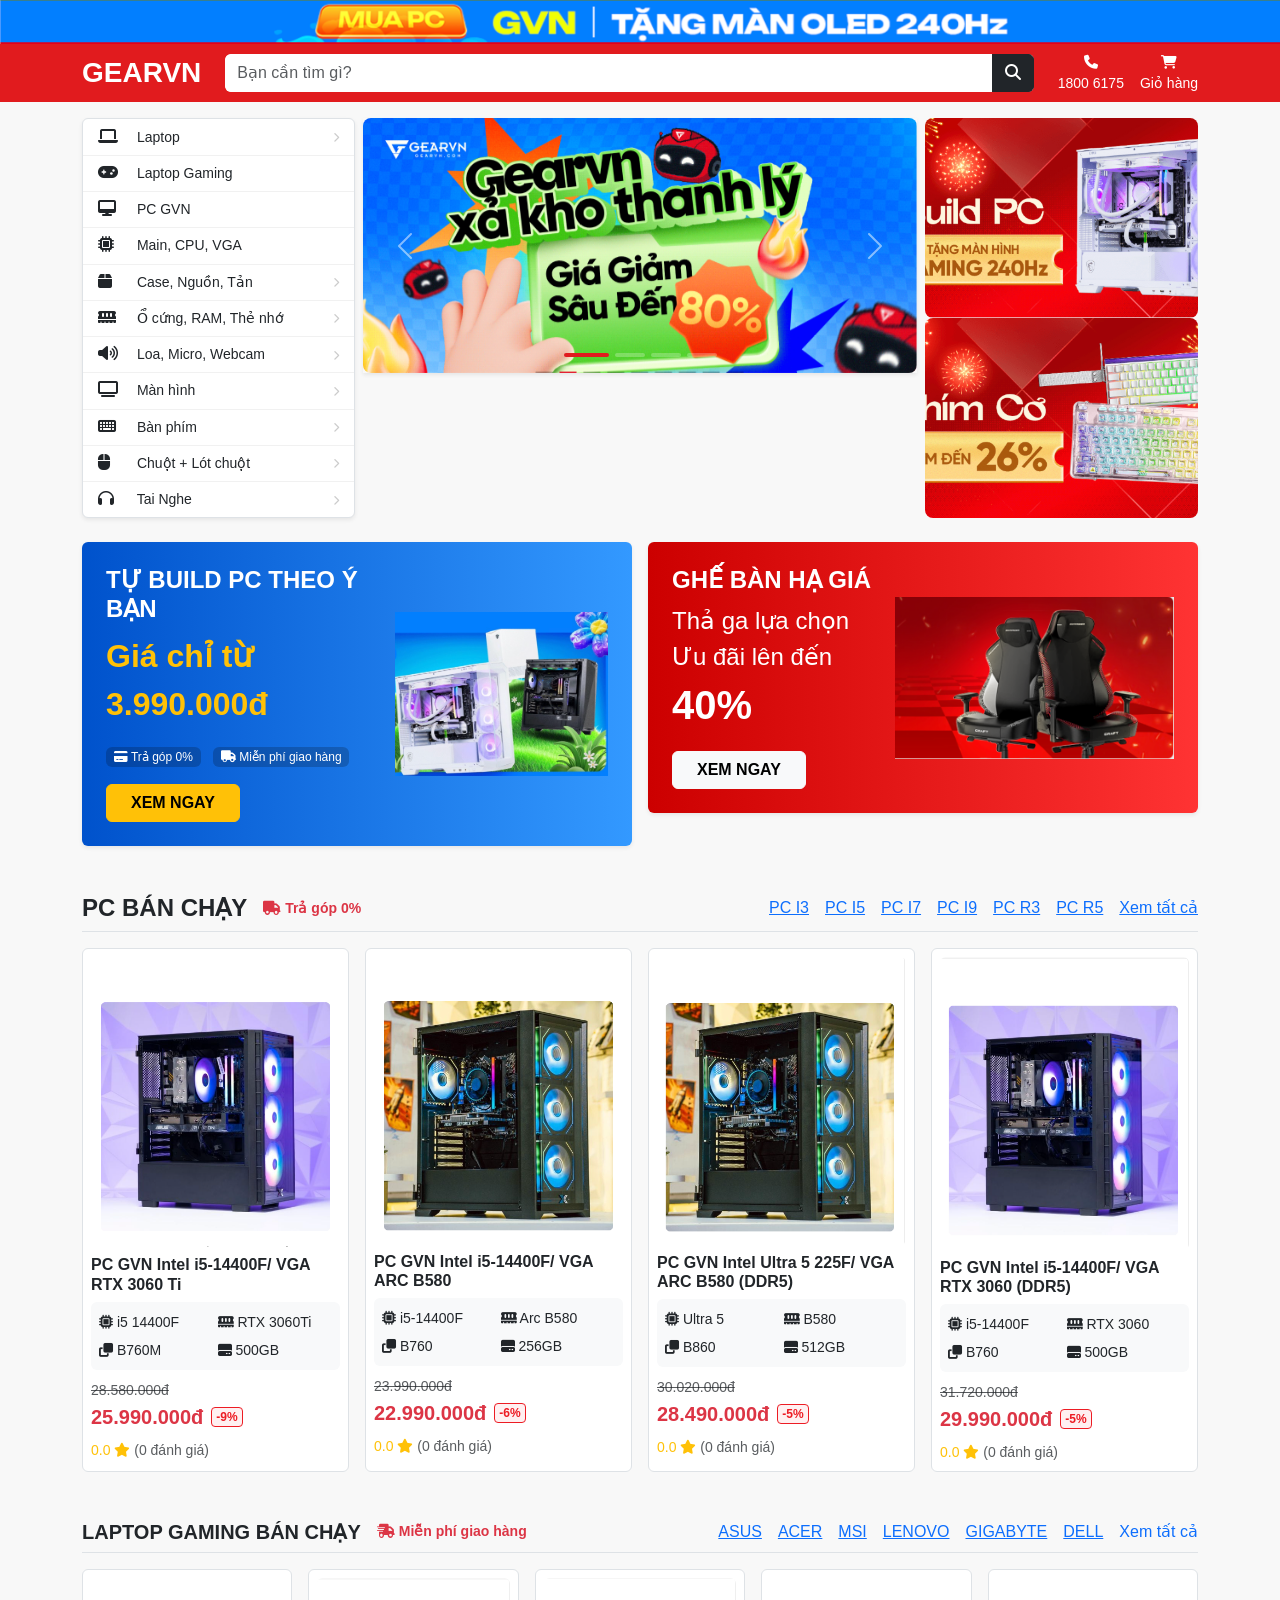
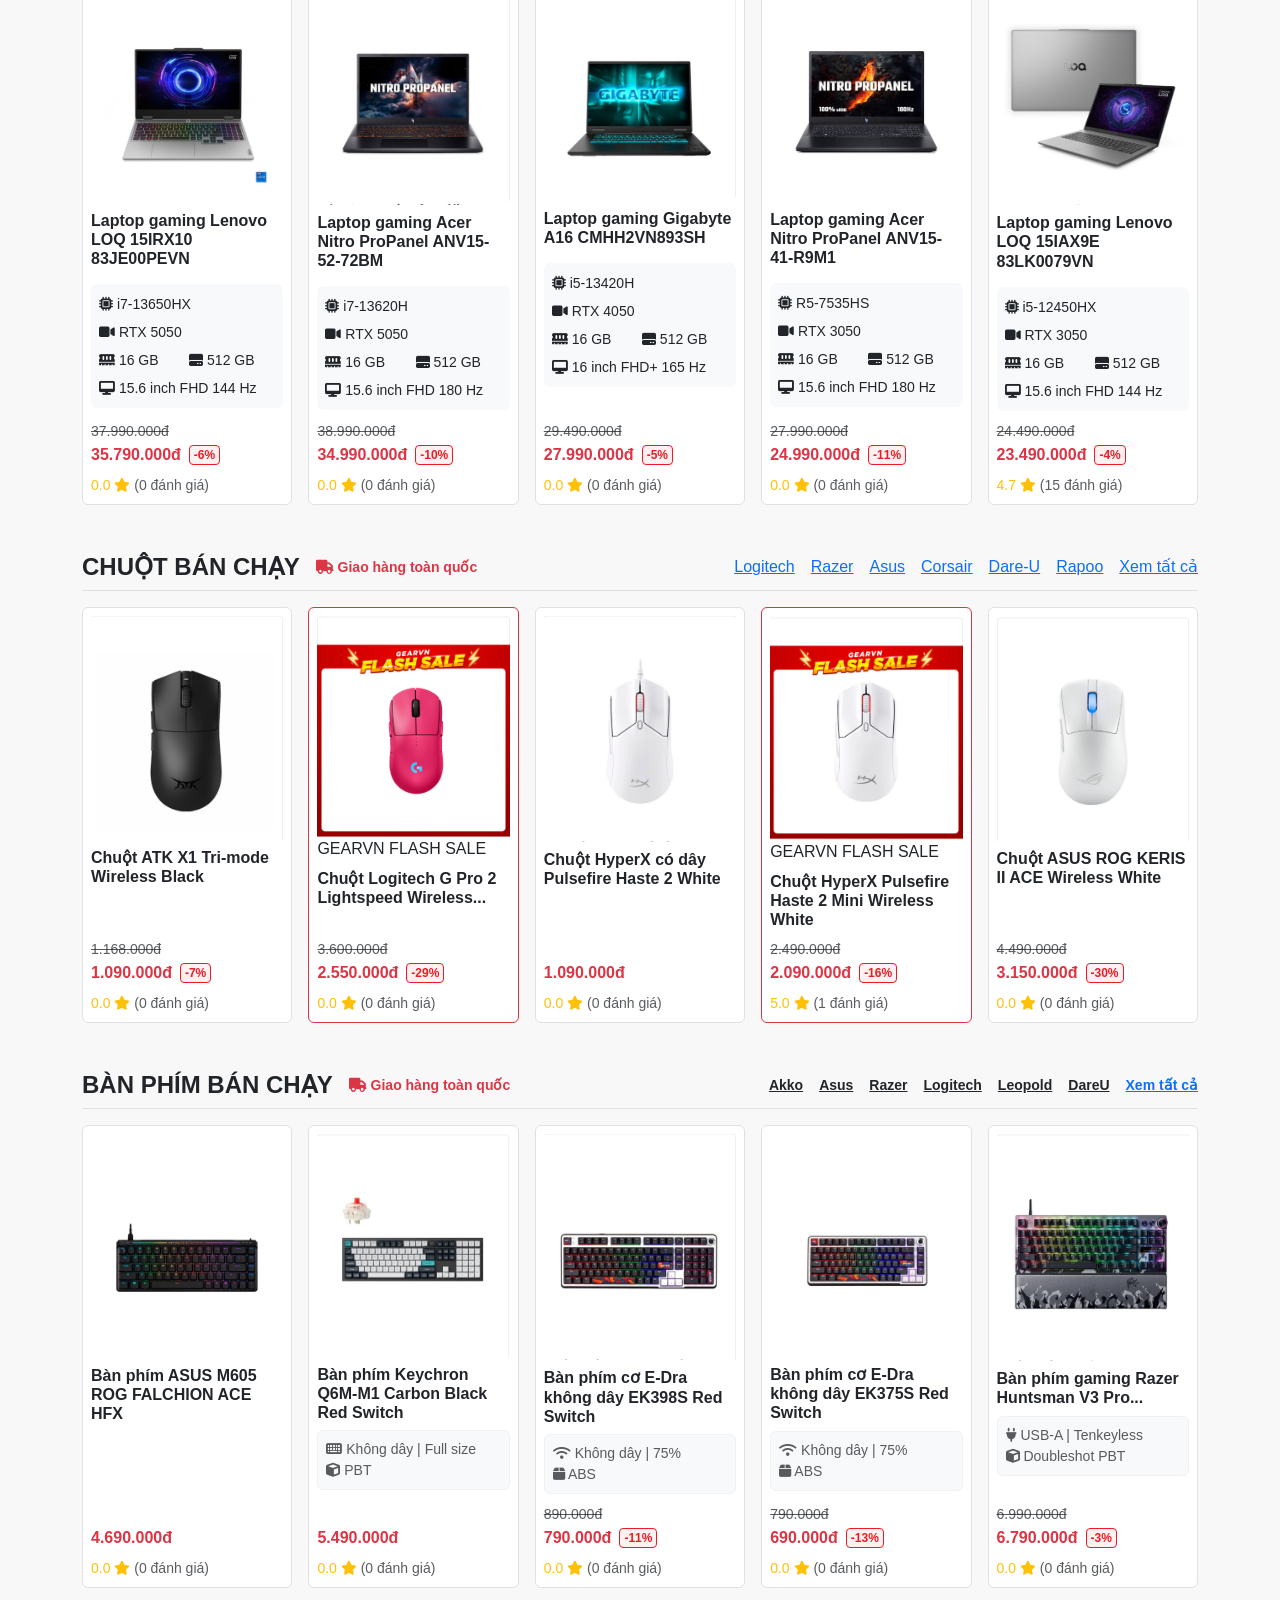
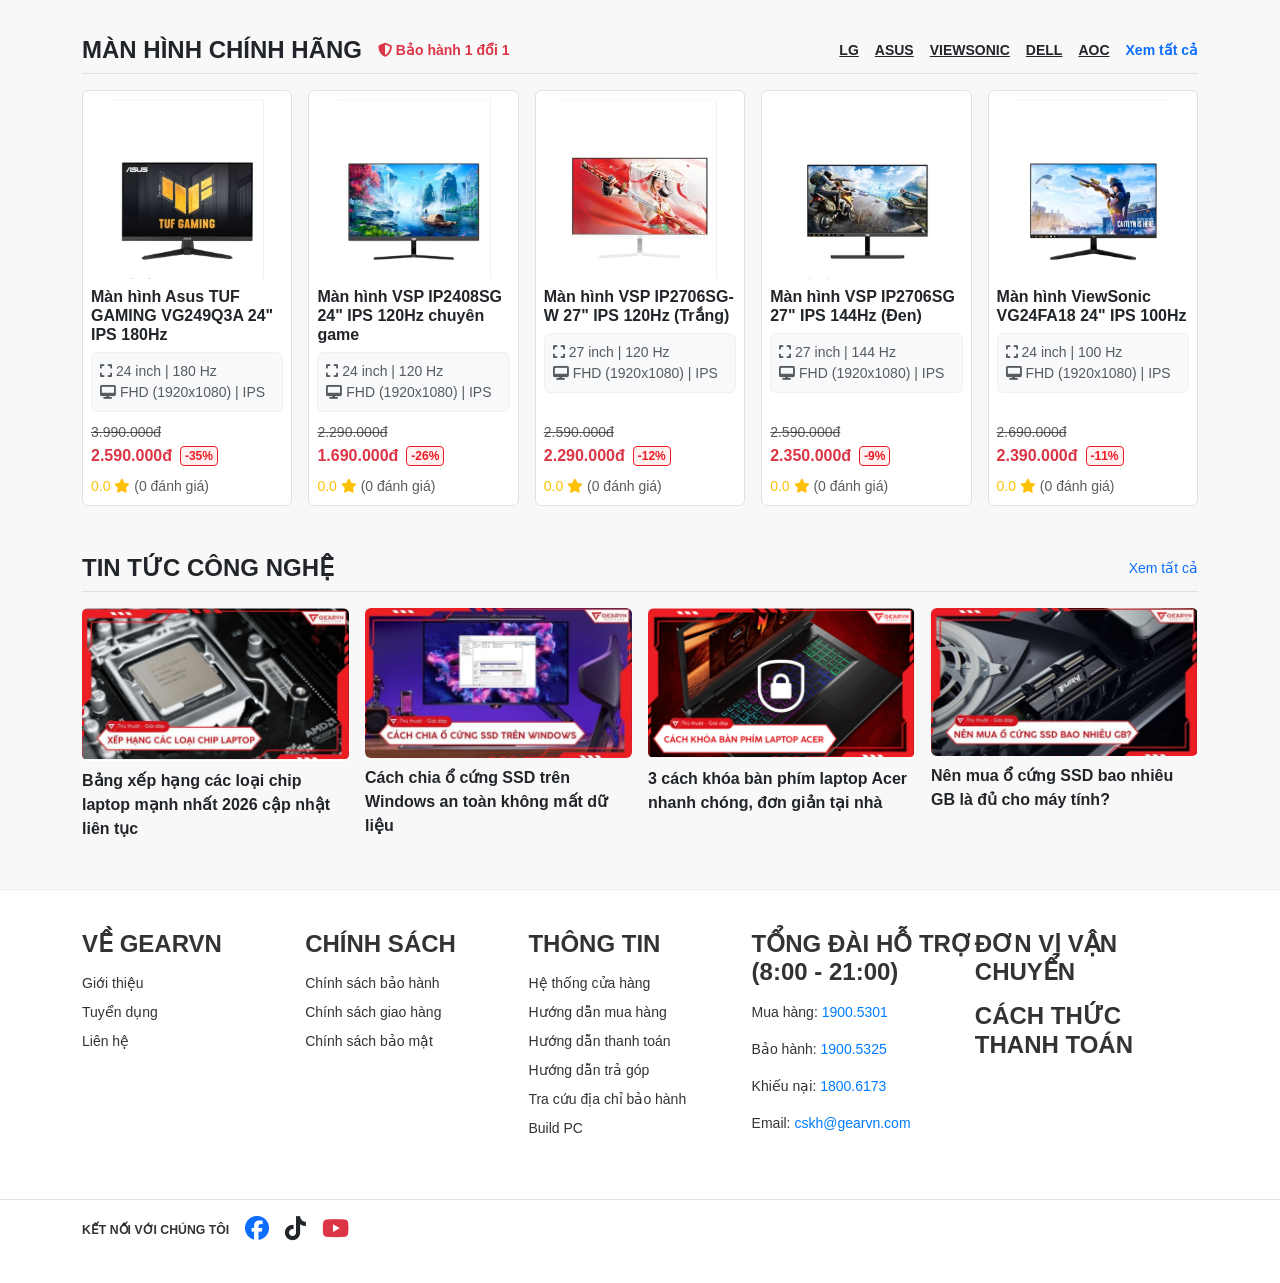
<file: index.html>
<!DOCTYPE html>
<html lang="vi">
<head>
    <meta charset="UTF-8">
    <meta name="viewport" content="width=device-width, initial-scale=1.0">
    <title>GearVN Clone - PC Gaming & Laptop</title>
    <link href="https://cdn.jsdelivr.net/npm/bootstrap@5.3.0/dist/css/bootstrap.min.css" rel="stylesheet">
    <link rel="stylesheet" href="https://cdnjs.cloudflare.com/ajax/libs/font-awesome/6.5.1/css/all.min.css">
    <link rel="stylesheet" href="Gear.css">
</head>
<body>

    <header>
        <div class="top-banner">
            <img src="banner-top.png" alt="Khuyến mãi" class="w-100">
        </div>
        <nav class="main-header py-2">
            <div class="container d-flex align-items-center justify-content-between">
                <div class="logo fw-bold fs-3 text-white">GEARVN</div>
                <div class="search-bar d-flex flex-grow-1 mx-4 bg-white rounded overflow-hidden">
                    <input type="text" class="form-control border-0" placeholder="Bạn cần tìm gì?">
                    <button class="btn btn-dark rounded-0"><i class="fa-solid fa-magnifying-glass"></i></button>
                </div>
                <div class="header-icons d-flex text-white gap-3">
                    <div class="item small text-center"><i class="fa-solid fa-phone"></i><br>1800 6175</div>
                    <div class="item small text-center"><i class="fa-solid fa-cart-shopping"></i><br>Giỏ hàng</div>
                </div>
            </div>
        </nav>
    </header>

    <main class="container mt-3">
    <div class="row g-2">
        <div class="col-md-3">
    <nav class="mega-menu bg-white rounded shadow-sm border">
        <ul class="list-unstyled mb-0">
            <li class="menu-item">
    <span><i class="fa-solid fa-laptop"></i> Laptop</span>
    <i class="fa-solid fa-chevron-right"></i>
    
    <div class="submenu shadow-sm border">
        <div class="row w-100">
            <div class="col-md-3">
                <h6 class="fw-bold text-danger">Thương hiệu</h6>
                <ul class="list-unstyled">
                    <li>ASUS</li>
                    <li>ACER</li>
                    <li>MSI</li>
                    <li>DELL</li>
                </ul>
            </div>
            <div class="col-md-3">
                <h6 class="fw-bold text-danger">Giá bán</h6>
                <ul class="list-unstyled">
                    <li>Dưới 15 triệu</li>
                    <li>Từ 15 - 20 triệu</li>
                    <li>Trên 20 triệu</li>
                </ul>
            </div>
            <div class="col-md-6">
                 <h6 class="fw-bold text-danger">Nhu cầu sử dụng</h6>
                 <ul class="list-unstyled">
                    <li>Đồ họa - Studio</li>
                    <li>Học sinh - Sinh viên</li>
                </ul>
            </div>
        </div>
    </div>
</li>
            <li class="menu-item">
                <span><i class="fa-solid fa-gamepad"></i> Laptop Gaming</span>
                <div class="submenu">
    <div class="row w-100">
        <div class="col-md-2">
            <h6 class="text-danger fw-bold">Thương hiệu</h6>
            <ul class="list-unstyled menu-link">
                <li>ACER / PREDATOR</li>
                <li>ASUS / ROG</li>
                <li>MSI</li>
                <li>LENOVO</li>
                <li>DELL</li>
            </ul>
        </div>
        <div class="col-md-2">
            <h6 class="text-danger fw-bold">Giá bán</h6>
            <ul class="list-unstyled menu-link">
                <li>Dưới 20 triệu</li>
                <li>Từ 20 đến 25 triệu</li>
                <li>Gaming RTX 50 Series</li>
            </ul>
        </div>
        <div class="col-md-2">
            <h6 class="text-danger fw-bold">ACER | PREDATOR</h6>
            <ul class="list-unstyled menu-link">
                <li>Nitro ProPanel Series</li>
                <li>Helios Series</li>
            </ul>
        </div>
        <div class="col-md-2">
            <h6 class="text-danger fw-bold">ASUS | ROG Gaming</h6>
            <ul class="list-unstyled menu-link">
                <li>ROG Series</li>
                <li>TUF Series</li>
            </ul>
        </div>
        <div class="col-md-2">
            <h6 class="text-danger fw-bold">Cấu hình</h6>
            <ul class="list-unstyled menu-link">
                <li>RTX 50 Series</li>
                <li>CPU Core Ultra</li>
            </ul>
        </div>
    </div>
</div>
            </li>
            <li class="menu-item">
                <span><i class="fa-solid fa-desktop"></i> PC GVN</span>
                <div class="submenu">
    <div class="row w-100">
        <div class="col-md-2">
            <h6 class="text-danger fw-bold">PC THEO GIÁ</h6>
            <ul class="list-unstyled menu-link">
                <li>PC DƯỚI 30 TRIỆU</li>
                <li>PC TỪ 30 - 50 TRIỆU</li>
                <li>PC TRÊN 200 TRIỆU</li>
            </ul>
        </div>
        <div class="col-md-2">
            <h6 class="text-danger fw-bold">PC RTX 50 Series</h6>
            <ul class="list-unstyled menu-link">
                <li>PC RTX 5090</li>
                <li>PC RTX 5080</li>
                <li>PC RTX 5070Ti</li>
            </ul>
        </div>
        <div class="col-md-2">
            <h6 class="text-danger fw-bold">PC theo cấu hình VGA</h6>
            <ul class="list-unstyled menu-link">
                <li>PC RTX 5060 (HOT)</li>
                <li>PC RTX 3050</li>
            </ul>
        </div>
        <div class="col-md-2">
            <h6 class="text-danger fw-bold">PC Văn phòng</h6>
            <ul class="list-unstyled menu-link">
                <li>Homework Athlon - Giá chỉ 3.990k</li>
                <li>Homework I5 - Giá chỉ 5.690k</li>
            </ul>
        </div>
        <div class="col-md-2">
            <h6 class="text-danger fw-bold">Phần mềm bản quyền</h6>
            <ul class="list-unstyled menu-link">
                <li>Windows bản quyền</li>
                <li>Office 365 bản quyền</li>
            </ul>
        </div>
    </div>
</div>
            </li>
            <li class="menu-item">
                <span><i class="fa-solid fa-microchip"></i> Main, CPU, VGA</span>
                <div class="submenu">
    <div class="row w-100">
        <div class="col-md-3">
            <h6 class="text-danger fw-bold">VGA RTX 50 SERIES</h6>
            <ul class="list-unstyled menu-link">
                <li>RTX 5090</li>
                <li>RTX 5080</li>
                <li>RTX 5070Ti</li>
            </ul>
        </div>
        <div class="col-md-3">
            <h6 class="text-danger fw-bold">Bo mạch chủ Intel</h6>
            <ul class="list-unstyled menu-link">
                <li>Z890 (Mới)</li>
                <li>B760</li>
                <li>H610</li>
            </ul>
        </div>
        <div class="col-md-3">
            <h6 class="text-danger fw-bold">CPU - Bộ vi xử lý Intel</h6>
            <ul class="list-unstyled menu-link">
                <li>Core Ultra Series 2</li>
                <li>Core i9 / i7 / i5</li>
            </ul>
        </div>
        <div class="col-md-3">
            <h6 class="text-danger fw-bold">Bo mạch chủ AMD</h6>
            <ul class="list-unstyled menu-link">
                <li>AMD X870 (Mới)</li>
                <li>AMD B650</li>
            </ul>
        </div>
    </div>
</div>
                <li class="menu-item">
    <span><i class="fa-solid fa-box"></i> Case, Nguồn, Tản</span>
    <i class="fa-solid fa-chevron-right"></i>
    <div class="submenu shadow-sm border">
        <div class="row w-100">
            <div class="col-md-2">
                <h6 class="text-danger fw-bold">Case - Theo hãng</h6>
                <ul class="list-unstyled menu-link">
                    <li>Case ASUS</li><li>Case Corsair</li><li>Case Lianli</li><li>Case NZXT</li><li>Xem tất cả</li>
                </ul>
            </div>
            <div class="col-md-2">
                <h6 class="text-danger fw-bold">Case - Theo giá</h6>
                <ul class="list-unstyled menu-link">
                    <li>Dưới 1 triệu</li><li>Từ 1 triệu đến 2 triệu</li><li>Trên 2 triệu</li><li>Xem tất cả</li>
                </ul>
                <h6 class="text-danger fw-bold mt-3">Loại tản nhiệt</h6>
                <ul class="list-unstyled menu-link">
                    <li>Tản nhiệt AIO 240/360mm</li>
                </ul>
            </div>
            <div class="col-md-2">
                <h6 class="text-danger fw-bold">Nguồn - Theo Hãng</h6>
                <ul class="list-unstyled menu-link">
                    <li>Nguồn ASUS</li><li>Nguồn Corsair</li><li>Nguồn MSI</li><li>Xem tất cả</li>
                </ul>
            </div>
            <div class="col-md-3">
                <h6 class="text-danger fw-bold">Nguồn - Theo công suất</h6>
                <ul class="list-unstyled menu-link">
                    <li>Từ 400w - 600w</li><li>Từ 700w - 800w</li><li>Trên 1000w</li>
                </ul>
            </div>
            <div class="col-md-2">
                <h6 class="text-danger fw-bold">Phụ kiện PC</h6>
                <ul class="list-unstyled menu-link">
                    <li>Dây LED / Riser</li><li>Giá đỡ VGA</li><li>Keo tản nhiệt</li>
                </ul>
            </div>
        </div>
    </div>
</li>
                <li class="menu-item">
    <span><i class="fa-solid fa-memory"></i> Ổ cứng, RAM, Thẻ nhớ</span>
    <i class="fa-solid fa-chevron-right"></i>
    <div class="submenu shadow-sm border">
        <div class="row w-100">
            <div class="col-md-3">
                <h6 class="text-danger fw-bold">Dung lượng RAM</h6>
                <ul class="list-unstyled menu-link">
                    <li>8 GB / 16 GB</li><li>32 GB / 64 GB</li><li>RAM DDR4 / DDR5</li>
                </ul>
                <h6 class="text-danger fw-bold mt-3">Hãng RAM</h6>
                <ul class="list-unstyled menu-link">
                    <li>Corsair</li>
                </ul>
            </div>
            <div class="col-md-3">
                <h6 class="text-danger fw-bold">Dung lượng SSD</h6>
                <ul class="list-unstyled menu-link">
                    <li>120GB - 250GB</li><li>500GB - 1TB</li><li>Trên 2TB</li>
                </ul>
                <h6 class="text-danger fw-bold mt-3">Hãng SSD</h6>
                <ul class="list-unstyled menu-link">
                    <li>Samsung</li>
                </ul>
            </div>
            <div class="col-md-3">
                <h6 class="text-danger fw-bold">Dung lượng HDD</h6>
                <ul class="list-unstyled menu-link">
                    <li>HDD 1 TB / 2 TB</li><li>HDD 4 TB - 8 TB</li>
                </ul>
                <h6 class="text-danger fw-bold mt-3">Hãng HDD</h6>
                <ul class="list-unstyled menu-link">
                    <li>Seagate</li>
                </ul>
            </div>
            <div class="col-md-3">
                <h6 class="text-danger fw-bold">Thẻ nhớ / USB</h6>
                <ul class="list-unstyled menu-link">
                    <li>Sandisk</li><li>Samsung</li>
                </ul>
                <h6 class="text-danger fw-bold mt-3">Ổ cứng di động</h6>
                <ul class="list-unstyled menu-link">
                    <li>SSD Di động</li>
                </ul>
            </div>
        </div>
    </div>
</li>
                <li class="menu-item">
    <span><i class="fa-solid fa-volume-high"></i> Loa, Micro, Webcam</span>
    <i class="fa-solid fa-chevron-right"></i>
    <div class="submenu shadow-sm border">
        <div class="row w-100">
            <div class="col-md-3">
                <h6 class="text-danger fw-bold">Thương hiệu loa</h6>
                <ul class="list-unstyled menu-link">
                    <li>Edifier</li><li>Razer</li><li>Logitech</li><li>SoundMax</li>
                </ul>
            </div>
            <div class="col-md-3">
                <h6 class="text-danger fw-bold">Kiểu Loa</h6>
                <ul class="list-unstyled menu-link">
                    <li>Loa vi tính</li><li>Loa Bluetooth</li><li>Loa Soundbar</li><li>Loa mini</li>
                </ul>
            </div>
            <div class="col-md-3">
                <h6 class="text-danger fw-bold">Webcam</h6>
                <ul class="list-unstyled menu-link">
                    <li>Độ phân giải 4k</li><li>Full HD (1080p)</li><li>HD 720p</li>
                </ul>
            </div>
            <div class="col-md-3">
                <h6 class="text-danger fw-bold">Microphone</h6>
                <ul class="list-unstyled menu-link">
                    <li>Micro HyperX</li><li>Micro Razer</li><li>Micro chuyên dụng</li>
                </ul>
            </div>
        </div>
    </div>
</li>
                <li class="menu-item">
    <span><i class="fa-solid fa-tv"></i> Màn hình</span>
    <i class="fa-solid fa-chevron-right"></i>
    <div class="submenu shadow-sm border">
        <div class="row w-100">
            <div class="col-md-2">
                <h6 class="text-danger fw-bold">Hãng sản xuất</h6>
                <ul class="list-unstyled menu-link">
                    <li>LG / ASUS / Dell</li><li>Samsung / MSI</li><li>AOC / Acer</li>
                </ul>
                <h6 class="text-danger fw-bold mt-3">Màn hình Oled</h6>
            </div>
            <div class="col-md-2">
                <h6 class="text-danger fw-bold">Giá tiền</h6>
                <ul class="list-unstyled menu-link">
                    <li>Dưới 5 triệu</li><li>5 - 10 triệu</li><li>10 - 20 triệu</li><li>Trên 30 triệu</li>
                </ul>
            </div>
            <div class="col-md-2">
                <h6 class="text-danger fw-bold">Độ Phân giải</h6>
                <ul class="list-unstyled menu-link">
                    <li>Full HD</li><li>2K 1440p</li><li>4K UHD</li><li>Màn hình 6K</li>
                </ul>
            </div>
            <div class="col-md-2">
                <h6 class="text-danger fw-bold">Tần số quét</h6>
                <ul class="list-unstyled menu-link">
                    <li>144Hz / 240Hz</li><li>100Hz / 75Hz / 60Hz</li>
                </ul>
            </div>
            <div class="col-md-4">
                <h6 class="text-danger fw-bold">Kích thước & Đặc điểm</h6>
                <ul class="list-unstyled menu-link">
                    <li>Màn hình cong</li><li>Màn hình đồ họa</li><li>Màn hình di động</li><li>24" / 27" / 32" / Trên 32"</li>
                </ul>
            </div>
        </div>
    </div>
</li>
                <li class="menu-item">
    <span><i class="fa-solid fa-keyboard"></i> Bàn phím</span>
    <i class="fa-solid fa-chevron-right"></i>
    <div class="submenu shadow-sm border">
        <div class="row w-100">
            <div class="col-md-3">
                <h6 class="text-danger fw-bold">Thương hiệu</h6>
                <ul class="list-unstyled menu-link">
                    <li>AKKO / ASUS / Razer</li><li>Logitech / Corsair</li><li>Keychron / Dare-U</li>
                </ul>
                <h6 class="text-danger fw-bold mt-3">Bàn phím Rapid Trigger</h6>
            </div>
            <div class="col-md-3">
                <h6 class="text-danger fw-bold">Giá tiền</h6>
                <ul class="list-unstyled menu-link">
                    <li>Dưới 1 triệu</li><li>1 - 2 triệu</li><li>2 - 3 triệu</li><li>Trên 4 triệu</li>
                </ul>
            </div>
            <div class="col-md-3">
                <h6 class="text-danger fw-bold">Kết nối</h6>
                <ul class="list-unstyled menu-link">
                    <li>Bluetooth</li><li>Wireless</li><li>Có dây</li>
                </ul>
            </div>
            <div class="col-md-3">
                <h6 class="text-danger fw-bold">Phụ kiện bàn phím</h6>
                <ul class="list-unstyled menu-link">
                    <li>Keycaps</li><li>Kê tay</li><li>Switch / Lube</li>
                </ul>
            </div>
        </div>
    </div>
</li>
            
            <li class="menu-item">
    <span><i class="fa-solid fa-mouse"></i> Chuột + Lót chuột</span>
    <i class="fa-solid fa-chevron-right"></i>
    <div class="submenu shadow-sm border">
        <div class="row w-100">
            <div class="col-md-3">
                <h6 class="text-danger fw-bold">Thương hiệu chuột</h6>
                <ul class="list-unstyled menu-link">
                    <li>Logitech / Razer</li>
                    <li>Corsair / Microsoft</li>
                    <li>ASUS / Steelseries</li>
                    <li>Glorious / Dare-U</li>
                </ul>
                <h6 class="text-danger fw-bold mt-3">Thương hiệu lót chuột</h6>
                <ul class="list-unstyled menu-link">
                    <li>GEARVN / ASUS</li>
                </ul>
            </div>
            <div class="col-md-3">
                <h6 class="text-danger fw-bold">Chuột theo giá tiền</h6>
                <ul class="list-unstyled menu-link">
                    <li>Dưới 500 nghìn</li>
                    <li>Từ 500 nghìn - 1 triệu</li>
                    <li>Từ 1 triệu - 2 triệu</li>
                    <li>Trên 3 triệu</li>
                </ul>
                <h6 class="text-danger fw-bold mt-3">Loại Chuột</h6>
                <ul class="list-unstyled menu-link">
                    <li>Chuột chơi game</li>
                </ul>
            </div>
            <div class="col-md-3">
                <h6 class="text-danger fw-bold">Các loại lót chuột</h6>
                <ul class="list-unstyled menu-link">
                    <li>Mềm / Cứng</li>
                    <li>Dày / Mỏng</li>
                    <li>Viền có led</li>
                </ul>
                <h6 class="text-danger fw-bold mt-3">Lót chuột theo size</h6>
                <ul class="list-unstyled menu-link">
                    <li>Nhỏ / Vừa / Lớn</li>
                </ul>
            </div>
            <div class="col-md-3">
                <h6 class="text-danger fw-bold">Logitech</h6>
                <ul class="list-unstyled menu-link">
                    <li>Logitech Gaming</li>
                    <li>Logitech Văn phòng</li>
                </ul>
            </div>
        </div>
    </div>
</li>
            <li class="menu-item">
    <span><i class="fa-solid fa-headphones"></i> Tai Nghe</span>
    <i class="fa-solid fa-chevron-right"></i>
    <div class="submenu shadow-sm border">
        <div class="row w-100">
            <div class="col-md-3">
                <h6 class="text-danger fw-bold">Thương hiệu tai nghe</h6>
                <ul class="list-unstyled menu-link">
                    <li>ASUS / HyperX</li>
                    <li>Corsair / Razer</li>
                    <li>Steelseries / Logitech</li>
                    <li>Edifier / ONIKUMA</li>
                </ul>
            </div>
            <div class="col-md-3">
                <h6 class="text-danger fw-bold">Tai nghe theo giá</h6>
                <ul class="list-unstyled menu-link">
                    <li>Dưới 1 triệu</li>
                    <li>Từ 1 triệu - 2 triệu</li>
                    <li>Từ 2 triệu - 3 triệu</li>
                    <li>Trên 4 triệu</li>
                </ul>
            </div>
            <div class="col-md-3">
                <h6 class="text-danger fw-bold">Kiểu kết nối</h6>
                <ul class="list-unstyled menu-link">
                    <li>Tai nghe Wireless</li>
                    <li>Tai nghe Bluetooth</li>
                    <li>Tai nghe có dây</li>
                </ul>
            </div>
            <div class="col-md-3">
                <h6 class="text-danger fw-bold">Kiểu tai nghe</h6>
                <ul class="list-unstyled menu-link">
                    <li>Tai nghe Over-ear</li>
                    <li>Tai nghe Gaming In-ear</li>
                </ul>
            </div>
        </div>
    </div>
</li>
        </ul>
    </nav>
</div>

        <div class="col-md-6">
    <div id="mainHeroSlider" class="carousel slide shadow-sm" data-bs-ride="carousel" data-bs-interval="4000">
        
        <div class="carousel-indicators">
            <button type="button" data-bs-target="#mainHeroSlider" data-bs-slide-to="0" class="active"></button>
            <button type="button" data-bs-target="#mainHeroSlider" data-bs-slide-to="1"></button>
            <button type="button" data-bs-target="#mainHeroSlider" data-bs-slide-to="2"></button>
            <button type="button" data-bs-target="#mainHeroSlider" data-bs-slide-to="3"></button>
        </div>

        <div class="carousel-inner rounded-3">
            <div class="carousel-item active">
                <img src="banner1.png" class="d-block w-100 main-slider-img" alt="Banner 1">
            </div>
            <div class="carousel-item">
                <img src="banner2.png" class="d-block w-100 main-slider-img" alt="Banner 2">
            </div>
            <div class="carousel-item">
                <img src="banner3.png" class="d-block w-100 main-slider-img" alt="Banner 3">
            </div>
            <div class="carousel-item">
                <img src="banner4.png" class="d-block w-100 main-slider-img" alt="Banner 4">
            </div>
        </div>

        <button class="carousel-control-prev" type="button" data-bs-target="#mainHeroSlider" data-bs-slide="prev">
            <span class="carousel-control-prev-icon"></span>
        </button>
        <button class="carousel-control-next" type="button" data-bs-target="#mainHeroSlider" data-bs-slide="next">
            <span class="carousel-control-next-icon"></span>
        </button>
    </div>
</div>

        <div class="col-md-3">
                <img src="sub1.png" class="img-fluid rounded-3 flex-grow-1 object-fit-cover" style="height: 50%;" alt="Sub 1">
                <img src="sub2.png" class="img-fluid rounded-3 flex-grow-1 object-fit-cover" style="height: 50%;" alt="Sub 2">
            </div>
        </div>
    </div>
</main>
<div class="container my-4">
    <div class="row g-3">
        <div class="col-md-6">
            <div class="sub-banner banner-blue d-flex align-items-center justify-content-between p-4 rounded shadow-sm">
                <div class="banner-content">
                    <h3 class="text-uppercase fw-bold text-white mb-2">Tự Build PC theo ý bạn</h3>
                    <p class="price-tag text-warning fs-2 fw-bold mb-3">Giá chỉ từ 3.990.000đ</p>
                    <div class="badges mb-3">
                        <span class="badge bg-primary-dark me-2"><i class="fa-solid fa-credit-card"></i> Trả góp 0%</span>
                        <span class="badge bg-primary-dark"><i class="fa-solid fa-truck"></i> Miễn phí giao hàng</span>
                    </div>
                    <a href="#" class="btn btn-warning fw-bold text-uppercase px-4">Xem ngay</a>
                </div>
                <div class="banner-image">
                    <img src="tubuild.png" alt="Build PC" class="img-fluid">
                </div>
            </div>
        </div>

        <div class="col-md-6">
            <div class="sub-banner banner-red d-flex align-items-center justify-content-between p-4 rounded shadow-sm">
                <div class="banner-content text-white">
                    <h3 class="text-uppercase fw-bold mb-2">Ghế bàn hạ giá</h3>
                    <p class="promo-text fs-4 mb-3">Thả ga lựa chọn<br>Ưu đãi lên đến <span class="fs-1 fw-bold">40%</span></p>
                    <a href="#" class="btn btn-light fw-bold text-uppercase px-4">Xem ngay</a>
                </div>
                <div class="banner-image">
                    <img src="ghe.png" alt="Ghế Gaming" class="img-fluid">
                </div>
            </div>
        </div>
    </div>
</div>
<div class="container my-5">
    <div class="d-flex align-items-center justify-content-between border-bottom pb-2 mb-3">
        <div class="d-flex align-items-center gap-3">
            <h4 class="text-uppercase fw-bold mb-0">PC bán chạy</h4>
            <span class="text-danger fw-bold small"><i class="fa-solid fa-truck"></i> Trả góp 0%</span>
        </div>
        <div class="pc-tabs d-none d-lg-flex gap-3">
            <a href="#" class="active">PC I3</a>
            <a href="#">PC I5</a>
            <a href="#">PC I7</a>
            <a href="#">PC I9</a>
            <a href="#">PC R3</a>
            <a href="#">PC R5</a>
            <a href="#" class="text-primary">Xem tất cả</a>
        </div>
    </div>

    <div class="row g-3">
        
        <div class="col-md-3">
            <div class="product-card-pc p-2 bg-white rounded border h-100">
                <img src="pc1.png" class="img-fluid rounded mb-2" alt="PC GVN">
                <h6 class="product-name fw-bold">PC GVN Intel i5-14400F/ VGA RTX 3060 Ti</h6>
                <div class="spec-box my-2 p-2 bg-light rounded">
                    <div class="row g-1">
                        <div class="col-6"><small><i class="fa-solid fa-microchip"></i> i5 14400F</small></div>
                        <div class="col-6"><small><i class="fa-solid fa-memory"></i> RTX 3060Ti</small></div>
                        <div class="col-6"><small><i class="fa-solid fa-clone"></i> B760M</small></div>
                        <div class="col-6"><small><i class="fa-solid fa-hard-drive"></i> 500GB</small></div>
                    </div>
                </div>
                <div class="price-box mt-auto">
                    <span class="old-price text-decoration-line-through text-muted small">28.580.000đ</span>
                    <div class="d-flex align-items-center gap-2">
                        <span class="current-price text-danger fw-bold fs-5">25.990.000đ</span>
                        <span class="discount-badge">-9%</span>
                    </div>
                </div>
                <div class="rating mt-2 small text-warning">0.0 <i class="fa-solid fa-star"></i> <span class="text-muted">(0 đánh giá)</span></div>
            </div>
        </div>

        <div class="col-md-3">
            <div class="product-card-pc p-2 bg-white rounded border h-100">
                <img src="pc2.png" class="img-fluid rounded mb-2" alt="PC GVN">
                <h6 class="product-name fw-bold">PC GVN Intel i5-14400F/ VGA ARC B580</h6>
                <div class="spec-box my-2 p-2 bg-light rounded">
                    <div class="row g-1">
                        <div class="col-6"><small><i class="fa-solid fa-microchip"></i> i5-14400F</small></div>
                        <div class="col-6"><small><i class="fa-solid fa-memory"></i> Arc B580</small></div>
                        <div class="col-6"><small><i class="fa-solid fa-clone"></i> B760</small></div>
                        <div class="col-6"><small><i class="fa-solid fa-hard-drive"></i> 256GB</small></div>
                    </div>
                </div>
                <div class="price-box mt-auto">
                    <span class="old-price text-decoration-line-through text-muted small">23.990.000đ</span>
                    <div class="d-flex align-items-center gap-2">
                        <span class="current-price text-danger fw-bold fs-5">22.990.000đ</span>
                        <span class="discount-badge">-6%</span>
                    </div>
                </div>
                <div class="rating mt-2 small text-warning">0.0 <i class="fa-solid fa-star"></i> <span class="text-muted">(0 đánh giá)</span></div>
            </div>
        </div>

        <div class="col-md-3">
            <div class="product-card-pc p-2 bg-white rounded border h-100">
                <img src="pc3.png" class="img-fluid rounded mb-2" alt="PC GVN">
                <h6 class="product-name fw-bold">PC GVN Intel Ultra 5 225F/ VGA ARC B580 (DDR5)</h6>
                <div class="spec-box my-2 p-2 bg-light rounded">
                    <div class="row g-1">
                        <div class="col-6"><small><i class="fa-solid fa-microchip"></i> Ultra 5</small></div>
                        <div class="col-6"><small><i class="fa-solid fa-memory"></i> B580</small></div>
                        <div class="col-6"><small><i class="fa-solid fa-clone"></i> B860</small></div>
                        <div class="col-6"><small><i class="fa-solid fa-hard-drive"></i> 512GB</small></div>
                    </div>
                </div>
                <div class="price-box mt-auto">
                    <span class="old-price text-decoration-line-through text-muted small">30.020.000đ</span>
                    <div class="d-flex align-items-center gap-2">
                        <span class="current-price text-danger fw-bold fs-5">28.490.000đ</span>
                        <span class="discount-badge">-5%</span>
                    </div>
                </div>
                <div class="rating mt-2 small text-warning">0.0 <i class="fa-solid fa-star"></i> <span class="text-muted">(0 đánh giá)</span></div>
            </div>
        </div>

        <div class="col-md-3">
            <div class="product-card-pc p-2 bg-white rounded border h-100">
                <img src="pc4.png" class="img-fluid rounded mb-2" alt="PC GVN">
                <h6 class="product-name fw-bold">PC GVN Intel i5-14400F/ VGA RTX 3060 (DDR5)</h6>
                <div class="spec-box my-2 p-2 bg-light rounded">
                    <div class="row g-1">
                        <div class="col-6"><small><i class="fa-solid fa-microchip"></i> i5-14400F</small></div>
                        <div class="col-6"><small><i class="fa-solid fa-memory"></i> RTX 3060</small></div>
                        <div class="col-6"><small><i class="fa-solid fa-clone"></i> B760</small></div>
                        <div class="col-6"><small><i class="fa-solid fa-hard-drive"></i> 500GB</small></div>
                    </div>
                </div>
                <div class="price-box mt-auto">
                    <span class="old-price text-decoration-line-through text-muted small">31.720.000đ</span>
                    <div class="d-flex align-items-center gap-2">
                        <span class="current-price text-danger fw-bold fs-5">29.990.000đ</span>
                        <span class="discount-badge">-5%</span>
                    </div>
                </div>
                <div class="rating mt-2 small text-warning">0.0 <i class="fa-solid fa-star"></i> <span class="text-muted">(0 đánh giá)</span></div>
            </div>
        </div>

    </div>
</div>
    <div class="container my-5">
    <div class="d-flex align-items-center justify-content-between border-bottom pb-2 mb-3">
        <div class="d-flex align-items-center gap-3">
            <h4 class="text-uppercase fw-bold mb-0" style="font-size: 1.25rem;">Laptop gaming bán chạy</h4>
            <span class="text-danger fw-bold small"><i class="fa-solid fa-truck-fast"></i> Miễn phí giao hàng</span>
        </div>
        <div class="pc-tabs d-none d-lg-flex gap-3">
            <a href="#">ASUS</a> <a href="#">ACER</a> <a href="#">MSI</a>
            <a href="#">LENOVO</a> <a href="#">GIGABYTE</a> <a href="#">DELL</a>
            <a href="#" class="text-primary text-decoration-none">Xem tất cả</a>
        </div>
    </div>

    <div class="row row-cols-2 row-cols-md-3 row-cols-lg-5 g-3">
        
        <div class="col">
            <div class="product-card-pc p-2 bg-white rounded border h-100 d-flex flex-column">
                <img src="lap1.png" class="img-fluid rounded mb-2" alt="Lenovo LOQ">
                <h6 class="product-name fw-bold">Laptop gaming Lenovo LOQ 15IRX10 83JE00PEVN</h6>
                <div class="spec-box my-2 p-2 bg-light rounded">
                    <div class="row g-1">
                        <div class="col-12"><small><i class="fa-solid fa-microchip"></i> i7-13650HX</small></div>
                        <div class="col-12"><small><i class="fa-solid fa-video"></i> RTX 5050</small></div>
                        <div class="col-6"><small><i class="fa-solid fa-memory"></i> 16 GB</small></div>
                        <div class="col-6"><small><i class="fa-solid fa-hard-drive"></i> 512 GB</small></div>
                        <div class="col-12"><small><i class="fa-solid fa-desktop"></i> 15.6 inch FHD 144 Hz</small></div>
                    </div>
                </div>
                <div class="price-box mt-auto">
                    <span class="old-price text-decoration-line-through text-muted small">37.990.000đ</span>
                    <div class="d-flex align-items-center gap-2">
                        <span class="current-price text-danger fw-bold">35.790.000đ</span>
                        <span class="discount-badge">-6%</span>
                    </div>
                </div>
                <div class="rating mt-2 small text-warning">0.0 <i class="fa-solid fa-star"></i> <span class="text-muted">(0 đánh giá)</span></div>
            </div>
        </div>

        <div class="col">
            <div class="product-card-pc p-2 bg-white rounded border h-100 d-flex flex-column">
                <img src="lap2.png" class="img-fluid rounded mb-2" alt="Acer Nitro">
                <h6 class="product-name fw-bold">Laptop gaming Acer Nitro ProPanel ANV15-52-72BM</h6>
                <div class="spec-box my-2 p-2 bg-light rounded">
                    <div class="row g-1">
                        <div class="col-12"><small><i class="fa-solid fa-microchip"></i> i7-13620H</small></div>
                        <div class="col-12"><small><i class="fa-solid fa-video"></i> RTX 5050</small></div>
                        <div class="col-6"><small><i class="fa-solid fa-memory"></i> 16 GB</small></div>
                        <div class="col-6"><small><i class="fa-solid fa-hard-drive"></i> 512 GB</small></div>
                        <div class="col-12"><small><i class="fa-solid fa-desktop"></i> 15.6 inch FHD 180 Hz</small></div>
                    </div>
                </div>
                <div class="price-box mt-auto">
                    <span class="old-price text-decoration-line-through text-muted small">38.990.000đ</span>
                    <div class="d-flex align-items-center gap-2">
                        <span class="current-price text-danger fw-bold">34.990.000đ</span>
                        <span class="discount-badge">-10%</span>
                    </div>
                </div>
                <div class="rating mt-2 small text-warning">0.0 <i class="fa-solid fa-star"></i> <span class="text-muted">(0 đánh giá)</span></div>
            </div>
        </div>

        <div class="col">
            <div class="product-card-pc p-2 bg-white rounded border h-100 d-flex flex-column">
                <img src="lap3.png" class="img-fluid rounded mb-2" alt="Gigabyte A16">
                <h6 class="product-name fw-bold">Laptop gaming Gigabyte A16 CMHH2VN893SH</h6>
                <div class="spec-box my-2 p-2 bg-light rounded">
                    <div class="row g-1">
                        <div class="col-12"><small><i class="fa-solid fa-microchip"></i> i5-13420H</small></div>
                        <div class="col-12"><small><i class="fa-solid fa-video"></i> RTX 4050</small></div>
                        <div class="col-6"><small><i class="fa-solid fa-memory"></i> 16 GB</small></div>
                        <div class="col-6"><small><i class="fa-solid fa-hard-drive"></i> 512 GB</small></div>
                        <div class="col-12"><small><i class="fa-solid fa-desktop"></i> 16 inch FHD+ 165 Hz</small></div>
                    </div>
                </div>
                <div class="price-box mt-auto">
                    <span class="old-price text-decoration-line-through text-muted small">29.490.000đ</span>
                    <div class="d-flex align-items-center gap-2">
                        <span class="current-price text-danger fw-bold">27.990.000đ</span>
                        <span class="discount-badge">-5%</span>
                    </div>
                </div>
                <div class="rating mt-2 small text-warning">0.0 <i class="fa-solid fa-star"></i> <span class="text-muted">(0 đánh giá)</span></div>
            </div>
        </div>

        <div class="col">
            <div class="product-card-pc p-2 bg-white rounded border h-100 d-flex flex-column">
                <img src="lap4.png" class="img-fluid rounded mb-2" alt="Acer Nitro R9">
                <h6 class="product-name fw-bold">Laptop gaming Acer Nitro ProPanel ANV15-41-R9M1</h6>
                <div class="spec-box my-2 p-2 bg-light rounded">
                    <div class="row g-1">
                        <div class="col-12"><small><i class="fa-solid fa-microchip"></i> R5-7535HS</small></div>
                        <div class="col-12"><small><i class="fa-solid fa-video"></i> RTX 3050</small></div>
                        <div class="col-6"><small><i class="fa-solid fa-memory"></i> 16 GB</small></div>
                        <div class="col-6"><small><i class="fa-solid fa-hard-drive"></i> 512 GB</small></div>
                        <div class="col-12"><small><i class="fa-solid fa-desktop"></i> 15.6 inch FHD 180 Hz</small></div>
                    </div>
                </div>
                <div class="price-box mt-auto">
                    <span class="old-price text-decoration-line-through text-muted small">27.990.000đ</span>
                    <div class="d-flex align-items-center gap-2">
                        <span class="current-price text-danger fw-bold">24.990.000đ</span>
                        <span class="discount-badge">-11%</span>
                    </div>
                </div>
                <div class="rating mt-2 small text-warning">0.0 <i class="fa-solid fa-star"></i> <span class="text-muted">(0 đánh giá)</span></div>
            </div>
        </div>

        <div class="col">
            <div class="product-card-pc p-2 bg-white rounded border h-100 d-flex flex-column">
                <img src="lap5.png" class="img-fluid rounded mb-2" alt="Lenovo LOQ AX9E">
                <h6 class="product-name fw-bold">Laptop gaming Lenovo LOQ 15IAX9E 83LK0079VN</h6>
                <div class="spec-box my-2 p-2 bg-light rounded">
                    <div class="row g-1">
                        <div class="col-12"><small><i class="fa-solid fa-microchip"></i> i5-12450HX</small></div>
                        <div class="col-12"><small><i class="fa-solid fa-video"></i> RTX 3050</small></div>
                        <div class="col-6"><small><i class="fa-solid fa-memory"></i> 16 GB</small></div>
                        <div class="col-6"><small><i class="fa-solid fa-hard-drive"></i> 512 GB</small></div>
                        <div class="col-12"><small><i class="fa-solid fa-desktop"></i> 15.6 inch FHD 144 Hz</small></div>
                    </div>
                </div>
                <div class="price-box mt-auto">
                    <span class="old-price text-decoration-line-through text-muted small">24.490.000đ</span>
                    <div class="d-flex align-items-center gap-2">
                        <span class="current-price text-danger fw-bold">23.490.000đ</span>
                        <span class="discount-badge">-4%</span>
                    </div>
                </div>
                <div class="rating mt-2 small text-warning">4.7 <i class="fa-solid fa-star"></i> <span class="text-muted">(15 đánh giá)</span></div>
            </div>
        </div>

    </div>
</div>
    <div class="container my-5">
    <div class="d-flex align-items-center justify-content-between border-bottom pb-2 mb-3">
        <div class="d-flex align-items-center gap-3">
            <h4 class="text-uppercase fw-bold mb-0">Chuột bán chạy</h4>
            <span class="text-danger fw-bold small"><i class="fa-solid fa-truck"></i> Giao hàng toàn quốc</span>
        </div>
        <div class="brand-tabs d-none d-lg-flex gap-3">
            <a href="#">Logitech</a>
            <a href="#">Razer</a>
            <a href="#">Asus</a>
            <a href="#">Corsair</a>
            <a href="#">Dare-U</a>
            <a href="#">Rapoo</a>
            <a href="#" class="text-primary">Xem tất cả</a>
        </div>
    </div>

    <div class="row row-cols-2 row-cols-md-3 row-cols-lg-5 g-3">
        
        <div class="col">
            <div class="product-card p-2 bg-white rounded border h-100 d-flex flex-column">
                <div class="img-container mb-2">
                    <img src="mouse1.png" class="img-fluid" alt="ATK X1">
                </div>
                <h6 class="product-name fw-bold">Chuột ATK X1 Tri-mode Wireless Black</h6>
                <div class="price-box mt-auto">
                    <span class="old-price text-decoration-line-through text-muted small">1.168.000đ</span>
                    <div class="d-flex align-items-center gap-2">
                        <span class="current-price text-danger fw-bold">1.090.000đ</span>
                        <span class="discount-badge">-7%</span>
                    </div>
                </div>
                <div class="rating mt-2 small text-warning">0.0 <i class="fa-solid fa-star"></i> <span class="text-muted">(0 đánh giá)</span></div>
            </div>
        </div>

        <div class="col">
            <div class="product-card flash-sale p-2 bg-white rounded border border-danger h-100 d-flex flex-column">
                <div class="img-container mb-2 position-relative">
                    <img src="mouse2.png" class="img-fluid" alt="Logitech G Pro 2">
                    <div class="flash-sale-label">GEARVN FLASH SALE</div>
                </div>
                <h6 class="product-name fw-bold">Chuột Logitech G Pro 2 Lightspeed Wireless...</h6>
                <div class="price-box mt-auto">
                    <span class="old-price text-decoration-line-through text-muted small">3.600.000đ</span>
                    <div class="d-flex align-items-center gap-2">
                        <span class="current-price text-danger fw-bold">2.550.000đ</span>
                        <span class="discount-badge">-29%</span>
                    </div>
                </div>
                <div class="rating mt-2 small text-warning">0.0 <i class="fa-solid fa-star"></i> <span class="text-muted">(0 đánh giá)</span></div>
            </div>
        </div>

        <div class="col">
            <div class="product-card p-2 bg-white rounded border h-100 d-flex flex-column">
                <div class="img-container mb-2">
                    <img src="mouse3.png" class="img-fluid" alt="HyperX White">
                </div>
                <h6 class="product-name fw-bold">Chuột HyperX có dây Pulsefire Haste 2 White</h6>
                <div class="price-box mt-auto">
                    <div class="d-flex align-items-center gap-2">
                        <span class="current-price text-danger fw-bold">1.090.000đ</span>
                    </div>
                </div>
                <div class="rating mt-2 small text-warning">0.0 <i class="fa-solid fa-star"></i> <span class="text-muted">(0 đánh giá)</span></div>
            </div>
        </div>

        <div class="col">
            <div class="product-card flash-sale p-2 bg-white rounded border border-danger h-100 d-flex flex-column">
                <div class="img-container mb-2 position-relative">
                    <img src="mouse4.png" class="img-fluid" alt="HyperX Mini">
                    <div class="flash-sale-label">GEARVN FLASH SALE</div>
                </div>
                <h6 class="product-name fw-bold">Chuột HyperX Pulsefire Haste 2 Mini Wireless White</h6>
                <div class="price-box mt-auto">
                    <span class="old-price text-decoration-line-through text-muted small">2.490.000đ</span>
                    <div class="d-flex align-items-center gap-2">
                        <span class="current-price text-danger fw-bold">2.090.000đ</span>
                        <span class="discount-badge">-16%</span>
                    </div>
                </div>
                <div class="rating mt-2 small text-warning">5.0 <i class="fa-solid fa-star"></i> <span class="text-muted">(1 đánh giá)</span></div>
            </div>
        </div>

        <div class="col">
            <div class="product-card p-2 bg-white rounded border h-100 d-flex flex-column">
                <div class="img-container mb-2">
                    <img src="mouse5.png" class="img-fluid" alt="ASUS ROG">
                </div>
                <h6 class="product-name fw-bold">Chuột ASUS ROG KERIS II ACE Wireless White</h6>
                <div class="price-box mt-auto">
                    <span class="old-price text-decoration-line-through text-muted small">4.490.000đ</span>
                    <div class="d-flex align-items-center gap-2">
                        <span class="current-price text-danger fw-bold">3.150.000đ</span>
                        <span class="discount-badge">-30%</span>
                    </div>
                </div>
                <div class="rating mt-2 small text-warning">0.0 <i class="fa-solid fa-star"></i> <span class="text-muted">(0 đánh giá)</span></div>
            </div>
        </div>

    </div>
</div>
    <div class="container my-5">
    <div class="d-flex align-items-center justify-content-between border-bottom pb-2 mb-3">
        <div class="d-flex align-items-center gap-3">
            <h4 class="text-uppercase fw-bold mb-0">Bàn phím bán chạy</h4>
            <span class="text-danger fw-bold small"><i class="fa-solid fa-truck"></i> Giao hàng toàn quốc</span>
        </div>
        <div class="brand-tabs d-none d-lg-flex gap-3 small fw-bold">
            <a href="#" class="text-dark">Akko</a>
            <a href="#" class="text-dark">Asus</a>
            <a href="#" class="text-dark">Razer</a>
            <a href="#" class="text-dark">Logitech</a>
            <a href="#" class="text-dark">Leopold</a>
            <a href="#" class="text-dark">DareU</a>
            <a href="#" class="text-primary">Xem tất cả</a>
        </div>
    </div>

    <div class="row row-cols-2 row-cols-md-3 row-cols-lg-5 g-3">
        
        <div class="col">
            <div class="product-card p-2 bg-white rounded border h-100 d-flex flex-column">
                <div class="img-container mb-2">
                    <img src="keyboard1.png" class="img-fluid" alt="ASUS M605">
                </div>
                <h6 class="product-name fw-bold">Bàn phím ASUS M605 ROG FALCHION ACE HFX</h6>
                <div class="price-box mt-auto">
                    <span class="current-price text-danger fw-bold">4.690.000đ</span>
                </div>
                <div class="rating mt-2 small text-warning">0.0 <i class="fa-solid fa-star"></i> <span class="text-muted">(0 đánh giá)</span></div>
            </div>
        </div>

        <div class="col">
            <div class="product-card p-2 bg-white rounded border h-100 d-flex flex-column">
                <div class="img-container mb-2">
                    <img src="keyboard2.png" class="img-fluid" alt="Keychron">
                </div>
                <h6 class="product-name fw-bold">Bàn phím Keychron Q6M-M1 Carbon Black Red Switch</h6>
                <div class="specs-box bg-light p-2 rounded mb-2 small">
                    <div class="text-muted"><i class="fa-solid fa-keyboard"></i> Không dây | Full size</div>
                    <div class="text-muted"><i class="fa-solid fa-cube"></i> PBT</div>
                </div>
                <div class="price-box mt-auto">
                    <span class="current-price text-danger fw-bold">5.490.000đ</span>
                </div>
                <div class="rating mt-2 small text-warning">0.0 <i class="fa-solid fa-star"></i> <span class="text-muted">(0 đánh giá)</span></div>
            </div>
        </div>

        <div class="col">
            <div class="product-card p-2 bg-white rounded border h-100 d-flex flex-column">
                <div class="img-container mb-2">
                    <img src="keyboard3.png" class="img-fluid" alt="E-Dra EK398S">
                </div>
                <h6 class="product-name fw-bold">Bàn phím cơ E-Dra không dây EK398S Red Switch</h6>
                <div class="specs-box bg-light p-2 rounded mb-2 small">
                    <div class="text-muted"><i class="fa-solid fa-wifi"></i> Không dây | 75%</div>
                    <div class="text-muted"><i class="fa-solid fa-box"></i> ABS</div>
                </div>
                <div class="price-box mt-auto">
                    <span class="old-price text-decoration-line-through text-muted small">890.000đ</span>
                    <div class="d-flex align-items-center gap-2">
                        <span class="current-price text-danger fw-bold">790.000đ</span>
                        <span class="discount-badge">-11%</span>
                    </div>
                </div>
                <div class="rating mt-2 small text-warning">0.0 <i class="fa-solid fa-star"></i> <span class="text-muted">(0 đánh giá)</span></div>
            </div>
        </div>

        <div class="col">
            <div class="product-card p-2 bg-white rounded border h-100 d-flex flex-column">
                <div class="img-container mb-2">
                    <img src="keyboard4.png" class="img-fluid" alt="E-Dra EK375S">
                </div>
                <h6 class="product-name fw-bold">Bàn phím cơ E-Dra không dây EK375S Red Switch</h6>
                <div class="specs-box bg-light p-2 rounded mb-2 small">
                    <div class="text-muted"><i class="fa-solid fa-wifi"></i> Không dây | 75%</div>
                    <div class="text-muted"><i class="fa-solid fa-box"></i> ABS</div>
                </div>
                <div class="price-box mt-auto">
                    <span class="old-price text-decoration-line-through text-muted small">790.000đ</span>
                    <div class="d-flex align-items-center gap-2">
                        <span class="current-price text-danger fw-bold">690.000đ</span>
                        <span class="discount-badge">-13%</span>
                    </div>
                </div>
                <div class="rating mt-2 small text-warning">0.0 <i class="fa-solid fa-star"></i> <span class="text-muted">(0 đánh giá)</span></div>
            </div>
        </div>

        <div class="col">
            <div class="product-card p-2 bg-white rounded border h-100 d-flex flex-column">
                <div class="img-container mb-2">
                    <img src="keyboard5.png" class="img-fluid" alt="Razer Huntsman">
                </div>
                <h6 class="product-name fw-bold">Bàn phím gaming Razer Huntsman V3 Pro...</h6>
                <div class="specs-box bg-light p-2 rounded mb-2 small">
                    <div class="text-muted"><i class="fa-solid fa-plug"></i> USB-A | Tenkeyless</div>
                    <div class="text-muted"><i class="fa-solid fa-cube"></i> Doubleshot PBT</div>
                </div>
                <div class="price-box mt-auto">
                    <span class="old-price text-decoration-line-through text-muted small">6.990.000đ</span>
                    <div class="d-flex align-items-center gap-2">
                        <span class="current-price text-danger fw-bold">6.790.000đ</span>
                        <span class="discount-badge">-3%</span>
                    </div>
                </div>
                <div class="rating mt-2 small text-warning">0.0 <i class="fa-solid fa-star"></i> <span class="text-muted">(0 đánh giá)</span></div>
            </div>
        </div>

    </div>
</div>
    <div class="container my-5">
    <div class="d-flex align-items-center justify-content-between border-bottom pb-2 mb-3">
        <div class="d-flex align-items-center gap-3">
            <h4 class="text-uppercase fw-bold mb-0">Màn hình chính hãng</h4>
            <span class="text-danger fw-bold small"><i class="fa-solid fa-shield-halved"></i> Bảo hành 1 đổi 1</span>
        </div>
        <div class="brand-tabs d-none d-lg-flex gap-3 small fw-bold">
            <a href="#" class="text-dark">LG</a> <a href="#" class="text-dark">ASUS</a>
            <a href="#" class="text-dark">VIEWSONIC</a> <a href="#" class="text-dark">DELL</a>
            <a href="#" class="text-dark">AOC</a> <a href="#" class="text-primary text-decoration-none">Xem tất cả</a>
        </div>
    </div>

    <div class="row row-cols-2 row-cols-md-3 row-cols-lg-5 g-3">
        
        <div class="col">
            <div class="product-card p-2 bg-white rounded border h-100 d-flex flex-column">
                <div class="monitor-img-box mb-2">
                    <img src="mo1.png" class="img-fluid" alt="Asus TUF">
                </div>
                <h6 class="product-name fw-bold">Màn hình Asus TUF GAMING VG249Q3A 24" IPS 180Hz</h6>
                <div class="specs-box bg-light p-2 rounded mb-2 small">
                    <div class="text-muted"><i class="fa-solid fa-expand"></i> 24 inch | 180 Hz</div>
                    <div class="text-muted"><i class="fa-solid fa-desktop"></i> FHD (1920x1080) | IPS</div>
                </div>
                <div class="mt-auto">
                    <span class="old-price text-decoration-line-through text-muted small">3.990.000đ</span>
                    <div class="d-flex align-items-center gap-2">
                        <span class="current-price text-danger fw-bold">2.590.000đ</span>
                        <span class="discount-badge">-35%</span>
                    </div>
                </div>
                <div class="rating mt-2 small text-warning">0.0 <i class="fa-solid fa-star"></i> <span class="text-muted">(0 đánh giá)</span></div>
            </div>
        </div>

        <div class="col">
            <div class="product-card p-2 bg-white rounded border h-100 d-flex flex-column">
                <div class="monitor-img-box mb-2">
                    <img src="mo2.png" class="img-fluid" alt="VSP 24">
                </div>
                <h6 class="product-name fw-bold">Màn hình VSP IP2408SG 24" IPS 120Hz chuyên game</h6>
                <div class="specs-box bg-light p-2 rounded mb-2 small">
                    <div class="text-muted"><i class="fa-solid fa-expand"></i> 24 inch | 120 Hz</div>
                    <div class="text-muted"><i class="fa-solid fa-desktop"></i> FHD (1920x1080) | IPS</div>
                </div>
                <div class="mt-auto">
                    <span class="old-price text-decoration-line-through text-muted small">2.290.000đ</span>
                    <div class="d-flex align-items-center gap-2">
                        <span class="current-price text-danger fw-bold">1.690.000đ</span>
                        <span class="discount-badge">-26%</span>
                    </div>
                </div>
                <div class="rating mt-2 small text-warning">0.0 <i class="fa-solid fa-star"></i> <span class="text-muted">(0 đánh giá)</span></div>
            </div>
        </div>

        <div class="col">
            <div class="product-card p-2 bg-white rounded border h-100 d-flex flex-column">
                <div class="monitor-img-box mb-2">
                    <img src="mo3.png" class="img-fluid" alt="VSP 27 White">
                </div>
                <h6 class="product-name fw-bold">Màn hình VSP IP2706SG-W 27" IPS 120Hz (Trắng)</h6>
                <div class="specs-box bg-light p-2 rounded mb-2 small">
                    <div class="text-muted"><i class="fa-solid fa-expand"></i> 27 inch | 120 Hz</div>
                    <div class="text-muted"><i class="fa-solid fa-desktop"></i> FHD (1920x1080) | IPS</div>
                </div>
                <div class="mt-auto">
                    <span class="old-price text-decoration-line-through text-muted small">2.590.000đ</span>
                    <div class="d-flex align-items-center gap-2">
                        <span class="current-price text-danger fw-bold">2.290.000đ</span>
                        <span class="discount-badge">-12%</span>
                    </div>
                </div>
                <div class="rating mt-2 small text-warning">0.0 <i class="fa-solid fa-star"></i> <span class="text-muted">(0 đánh giá)</span></div>
            </div>
        </div>

        <div class="col">
            <div class="product-card p-2 bg-white rounded border h-100 d-flex flex-column">
                <div class="monitor-img-box mb-2">
                    <img src="mo4.png" class="img-fluid" alt="VSP 27 Black">
                </div>
                <h6 class="product-name fw-bold">Màn hình VSP IP2706SG 27" IPS 144Hz (Đen)</h6>
                <div class="specs-box bg-light p-2 rounded mb-2 small">
                    <div class="text-muted"><i class="fa-solid fa-expand"></i> 27 inch | 144 Hz</div>
                    <div class="text-muted"><i class="fa-solid fa-desktop"></i> FHD (1920x1080) | IPS</div>
                </div>
                <div class="mt-auto">
                    <span class="old-price text-decoration-line-through text-muted small">2.590.000đ</span>
                    <div class="d-flex align-items-center gap-2">
                        <span class="current-price text-danger fw-bold">2.350.000đ</span>
                        <span class="discount-badge">-9%</span>
                    </div>
                </div>
                <div class="rating mt-2 small text-warning">0.0 <i class="fa-solid fa-star"></i> <span class="text-muted">(0 đánh giá)</span></div>
            </div>
        </div>

        <div class="col">
            <div class="product-card p-2 bg-white rounded border h-100 d-flex flex-column">
                <div class="monitor-img-box mb-2">
                    <img src="mo5.png" class="img-fluid" alt="ViewSonic">
                </div>
                <h6 class="product-name fw-bold">Màn hình ViewSonic VG24FA18 24" IPS 100Hz</h6>
                <div class="specs-box bg-light p-2 rounded mb-2 small">
                    <div class="text-muted"><i class="fa-solid fa-expand"></i> 24 inch | 100 Hz</div>
                    <div class="text-muted"><i class="fa-solid fa-desktop"></i> FHD (1920x1080) | IPS</div>
                </div>
                <div class="mt-auto">
                    <span class="old-price text-decoration-line-through text-muted small">2.690.000đ</span>
                    <div class="d-flex align-items-center gap-2">
                        <span class="current-price text-danger fw-bold">2.390.000đ</span>
                        <span class="discount-badge">-11%</span>
                    </div>
                </div>
                <div class="rating mt-2 small text-warning">0.0 <i class="fa-solid fa-star"></i> <span class="text-muted">(0 đánh giá)</span></div>
            </div>
        </div>

    </div>
</div>
<div class="container my-5">
    <div class="d-flex align-items-center justify-content-between border-bottom pb-2 mb-3">
        <h4 class="text-uppercase fw-bold mb-0">Tin tức công nghệ</h4>
        <a href="#" class="text-primary text-decoration-none small">Xem tất cả</a>
    </div>

    <div class="row row-cols-1 row-cols-md-2 row-cols-lg-4 g-3">
        
        <div class="col">
            <div class="news-card">
                <div class="news-img-box mb-2">
                    <img src="new1.png" class="img-fluid rounded" alt="Chip laptop 2026">
                </div>
                <a href="#" class="news-title fw-bold text-dark text-decoration-none">
                    Bảng xếp hạng các loại chip laptop mạnh nhất 2026 cập nhật liên tục
                </a>
            </div>
        </div>

        <div class="col">
            <div class="news-card">
                <div class="news-img-box mb-2">
                    <img src="new2.png" class="img-fluid rounded" alt="Chia ổ cứng SSD">
                </div>
                <a href="#" class="news-title fw-bold text-dark text-decoration-none">
                    Cách chia ổ cứng SSD trên Windows an toàn không mất dữ liệu
                </a>
            </div>
        </div>

        <div class="col">
            <div class="news-card">
                <div class="news-img-box mb-2">
                    <img src="new3.png" class="img-fluid rounded" alt="Khóa bàn phím Acer">
                </div>
                <a href="#" class="news-title fw-bold text-dark text-decoration-none">
                    3 cách khóa bàn phím laptop Acer nhanh chóng, đơn giản tại nhà
                </a>
            </div>
        </div>

        <div class="col">
            <div class="news-card">
                <div class="news-img-box mb-2">
                    <img src="new4.png" class="img-fluid rounded" alt="Mua SSD bao nhiêu GB">
                </div>
                <a href="#" class="news-title fw-bold text-dark text-decoration-none">
                    Nên mua ổ cứng SSD bao nhiêu GB là đủ cho máy tính?
                </a>
            </div>
        </div>

    </div>
</div>
<footer class="footer-container">
    <div class="container">
        <div class="footer-row">
            <div class="footer-col">
                <h4>VỀ GEARVN</h4>
                <ul>
                    <li><a href="#">Giới thiệu</a></li>
                    <li><a href="#">Tuyển dụng</a></li>
                    <li><a href="#">Liên hệ</a></li>
                </ul>
            </div>

            <div class="footer-col">
                <h4>CHÍNH SÁCH</h4>
                <ul>
                    <li><a href="#">Chính sách bảo hành</a></li>
                    <li><a href="#">Chính sách giao hàng</a></li>
                    <li><a href="#">Chính sách bảo mật</a></li>
                </ul>
            </div>

            <div class="footer-col">
                <h4>THÔNG TIN</h4>
                <ul>
                    <li><a href="#">Hệ thống cửa hàng</a></li>
                    <li><a href="#">Hướng dẫn mua hàng</a></li>
                    <li><a href="#">Hướng dẫn thanh toán</a></li>
                    <li><a href="#">Hướng dẫn trả góp</a></li>
                    <li><a href="#">Tra cứu địa chỉ bảo hành</a></li>
                    <li><a href="#">Build PC</a></li>
                </ul>
            </div>

            <div class="footer-col">
                <h4>TỔNG ĐÀI HỖ TRỢ (8:00 - 21:00)</h4>
                <p>Mua hàng: <span class="text-blue">1900.5301</span></p>
                <p>Bảo hành: <span class="text-blue">1900.5325</span></p>
                <p>Khiếu nại: <span class="text-blue">1800.6173</span></p>
                <p>Email: <span class="text-blue">cskh@gearvn.com</span></p>
            </div>

            <div class="footer-col">
                <h4>ĐƠN VỊ VẬN CHUYỂN</h4>
                <div class="shipping-icons">
                    </div>
                <h4>CÁCH THỨC THANH TOÁN</h4>
                <div class="payment-icons">
                    </div>
            </div>
        </div>
    </div>
    <div class="footer-bottom border-top pt-3 mt-4">
    <div class="container d-flex flex-wrap justify-content-between align-items-center">
        <div class="d-flex align-items-center gap-3">
            <span class="fw-bold small">KẾT NỐI VỚI CHÚNG TÔI</span>
            <a href="#"><i class="fa-brands fa-facebook text-primary fs-4"></i></a>
            <a href="#"><i class="fa-brands fa-tiktok text-dark fs-4"></i></a>
            <a href="#"><i class="fa-brands fa-youtube text-danger fs-4"></i></a>
        </div>
    </div>
</div>
</footer>

    <script src="https://cdn.jsdelivr.net/npm/bootstrap@5.3.0/dist/js/bootstrap.bundle.min.js"></script>
</body>
</html>
</file>
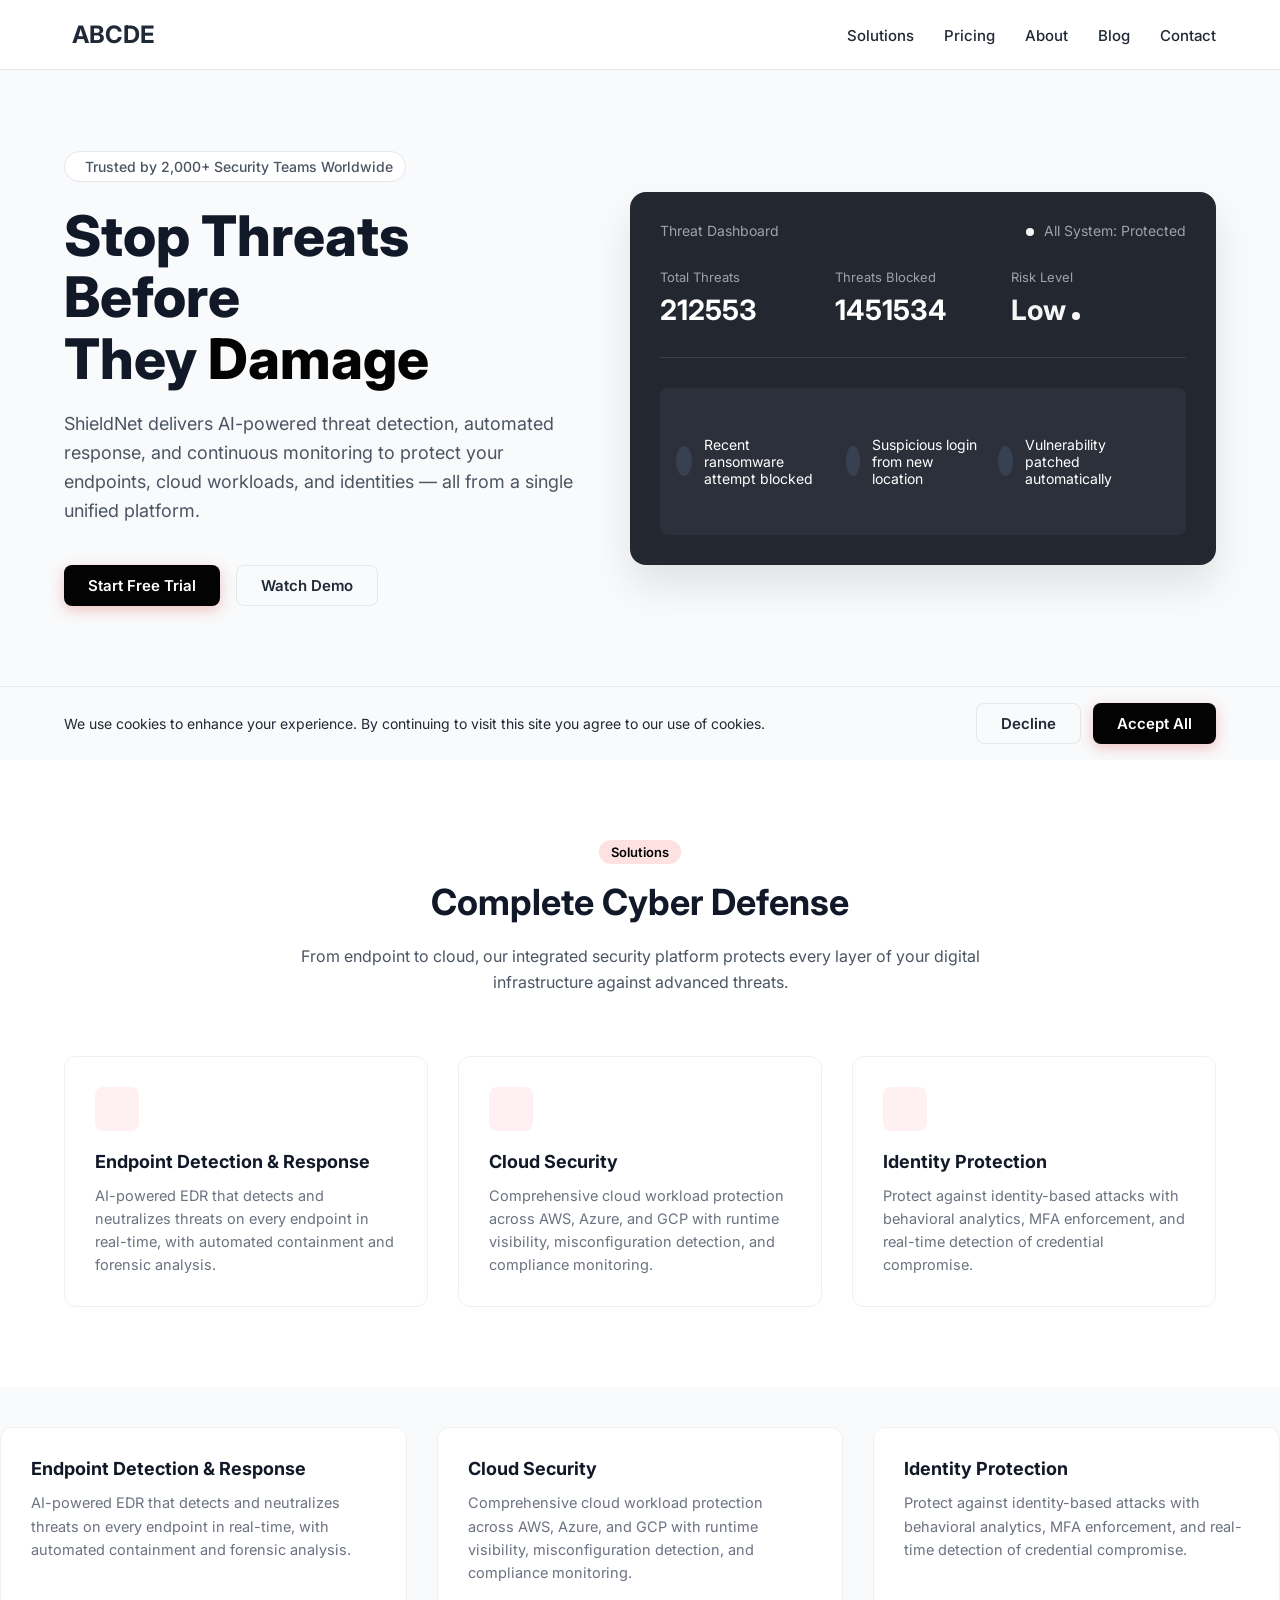
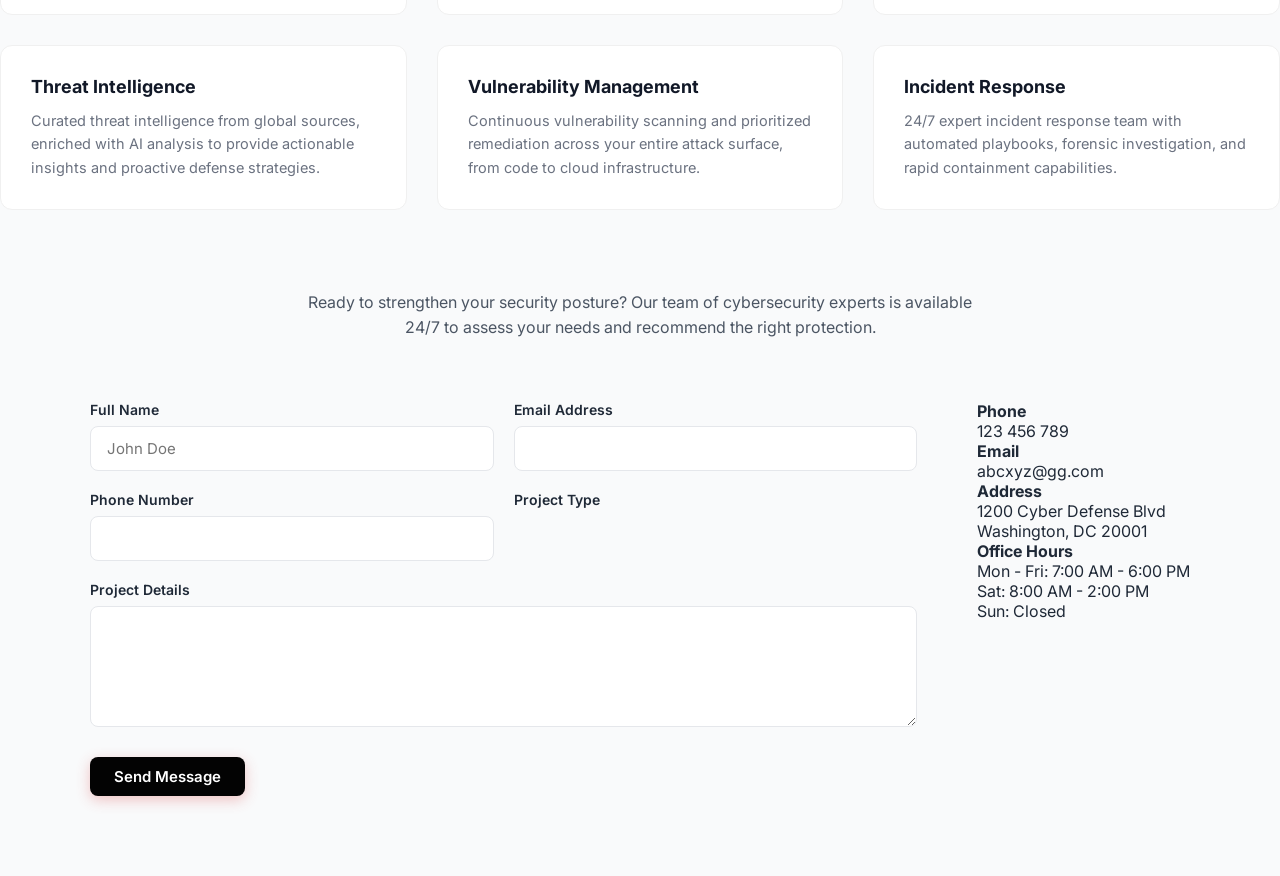
<file: baitap1.html>
<!DOCTYPE html>
<html lang="vi">
<head>
    <meta charset="UTF-8">
    <meta name="viewport" content="width=device-width, initial-scale=1.0">
    <title>ShieldNet - Cybersecurity Landing Page</title>
    <link href="https://fonts.googleapis.com/css2?family=Inter:wght@400;500;600;700;800&display=swap" rel="stylesheet">
    <style>
        :root {
            --primary-red: #030303;
            --primary-red-hover: #a54545;
            --text-dark: #1f2937;
            --text-gray: #4b5563;
            --text-light-gray: #9ca3af;
            --bg-light: #f9fafb;
            --dashboard-bg: #23272f;
            --dashboard-card: #2b303b;
            --success-green: #f6f6f6;
            --border-color: #e5e7eb;
        }

        * {
            margin: 0;
            padding: 0;
            box-sizing: border-box;
            font-family: 'Inter', sans-serif;
        }

        body {
            background-color: var(--bg-light);
            color: var(--text-dark);
            display: flex;
            flex-direction: column;
            min-height: 100vh;
        }
        .navbar {
            display: flex;
            justify-content: space-between;
            align-items: center;
            padding: 20px 5%;
            background-color: #fff;
            border-bottom: 1px solid var(--border-color);
        }

        .logo {
            font-size: 24px;
            font-weight: 700;
            display: flex;
            align-items: center;
            gap: 8px;
        }

        .logo span {
            color: var(--primary-red);
        }

        .nav-links {
            display: flex;
            gap: 30px;
            list-style: none;
        }

        .nav-links a {
            text-decoration: none;
            color: var(--text-dark);
            font-weight: 500;
            font-size: 15px;
            transition: color 0.3s;
        }

        .nav-links a:hover {
            color: var(--primary-red);
        }

        .nav-actions {
            display: flex;
            align-items: center;
            gap: 20px;
        }
        .btn {
            padding: 10px 24px;
            border-radius: 8px;
            font-weight: 600;
            font-size: 15px;
            cursor: pointer;
            border: none;
            transition: all 0.3s ease;
            text-decoration: none;
            display: inline-flex;
            align-items: center;
            gap: 8px;
        }

        .btn-primary {
            background-color: var(--primary-red);
            color: white;
            box-shadow: 0 4px 14px rgba(217, 69, 69, 0.3);
        }

        .btn-primary:hover {
            background-color: var(--primary-red-hover);
        }

        .btn-outline {
            background-color: transparent;
            color: var(--text-dark);
            border: 1px solid var(--border-color);
        }

        .btn-outline:hover {
            border-color: var(--text-gray);
            background-color: #f3f4f6;
        }
        .hero {
            display: flex;
            align-items: center;
            justify-content: space-between;
            padding: 80px 5%;
            gap: 40px;
            flex: 1;
        }

        .hero-content {
            flex: 1;
            max-width: 600px;
        }

        .trust-badge {
            display: inline-flex;
            align-items: center;
            gap: 8px;
            background-color: #fff;
            padding: 6px 12px;
            border-radius: 20px;
            font-size: 14px;
            font-weight: 500;
            color: var(--text-gray);
            border: 1px solid var(--border-color);
            margin-bottom: 24px;
        }

        .hero h1 {
            font-size: 56px;
            font-weight: 800;
            line-height: 1.1;
            margin-bottom: 20px;
            color: #111827;
        }

        .hero h1 .highlight {
            color: var(--primary-red);
        }

        .hero p {
            font-size: 18px;
            line-height: 1.6;
            color: var(--text-gray);
            margin-bottom: 40px;
        }

        .hero-actions {
            display: flex;
            gap: 16px;
        }
        .hero-graphic {
            flex: 1;
            background-color: var(--dashboard-bg);
            border-radius: 16px;
            padding: 30px;
            color: white;
            box-shadow: 0 20px 40px rgba(0,0,0,0.1);
        }

        .dashboard-header {
            display: flex;
            justify-content: space-between;
            align-items: center;
            margin-bottom: 30px;
            font-size: 14px;
            color: var(--text-light-gray);
        }

        .status-dot {
            height: 8px;
            width: 8px;
            background-color: var(--success-green);
            border-radius: 50%;
            display: inline-block;
            margin-right: 6px;
        }

        .dashboard-stats {
            display: flex;
            justify-content: space-between;
            border-bottom: 1px solid #374151;
            padding-bottom: 30px;
            margin-bottom: 30px;
        }

        .stat-item {
            flex: 1;
        }

        .stat-label {
            font-size: 13px;
            color: var(--text-light-gray);
            margin-bottom: 8px;
        }

        .stat-value {
            font-size: 28px;
            font-weight: 700;
        }

        .stat-value.success {
            color: var(--success-green);
        }

        .dashboard-list {
            display: flex;
            flex-direction: column;
            gap: 16px;
        }

        .list-item {
            display: flex;
            justify-content: space-between;
            align-items: center;
            background-color: var(--dashboard-card);
            padding: 16px;
            border-radius: 8px;
            font-size: 14px;
        }

        .item-left {
            display: flex;
            align-items: center;
            gap: 12px;
        }

        .item-icon {
            width: 30px;
            height: 30px;
            background-color: #374151;
            border-radius: 50%;
            display: flex;
            align-items: center;
            justify-content: center;
            color: var(--text-light-gray);
        }

        .badge-blocked {
            background-color: rgba(255, 255, 255, 0.1);
            color: #d1d5db;
            padding: 4px 10px;
            border-radius: 4px;
            font-size: 12px;
        }
        .cookie-banner {
            display: flex;
            justify-content: space-between;
            align-items: center;
            padding: 16px 5%;
            border-top: 1px solid var(--border-color);
            font-size: 14px;
        }
        
        .cookie-actions {
            display: flex;
            gap: 12px;
        }
        .solutions {
            padding: 80px 5%;
            background-color: #fff;
            text-align: center;
        }

        .section-header {
            max-width: 700px;
            margin: 0 auto 60px;
        }

        .badge-small {
            background-color: #fee2e2;
            color: var(--primary-red);
            padding: 4px 12px;
            border-radius: 20px;
            font-size: 13px;
            font-weight: 600;
            display: inline-block;
            margin-bottom: 16px;
        }

        .section-header h2 {
            font-size: 36px;
            font-weight: 700;
            color: #111827;
            margin-bottom: 20px;
        }

        .section-header p {
            color: var(--text-gray);
            line-height: 1.6;
        }

        .solutions-grid {
            display: grid;
            grid-template-columns: repeat(3, 1/3);
            display: flex; 
            justify-content: center;
            gap: 30px;
        }

        .solution-card {
            flex: 1;
            text-align: left;
            padding: 20px;
            transition: transform 0.3s ease;
        }

        .solution-card:hover {
            transform: translateY(-5px);
        }

        .solution-card p {
            font-size: 15px;
            color: var(--text-gray);
            line-height: 1.6;
        }
.solutions-grid {
    display: grid;
    grid-template-columns: repeat(3, 1fr); 
    gap: 30px; 
    margin-top: 40px;
}
.solution-card {
    background-color: #ffffff;
    padding: 30px;
    border-radius: 12px;
    border: 1px solid #f0f0f0; 
    text-align: left;
    transition: all 0.3s ease;
}

.solution-card:hover {
    border-color: var(--primary-red);
    box-shadow: 0 10px 30px rgba(0, 0, 0, 0.05);
    transform: translateY(-5px);
}

.icon-box {
    width: 44px;
    height: 44px;
    background-color: #fff1f1;
    color: var(--primary-red);
    border-radius: 8px;
    display: flex;
    align-items: center;
    justify-content: center;
    font-size: 20px;
    margin-bottom: 20px;
}

.solution-card h3 {
    font-size: 18px;
    font-weight: 700;
    margin-bottom: 12px;
    color: #111827;
}

.solution-card p {
    font-size: 14.5px;
    color: #6b7280;
    line-height: 1.6;
}
@media (max-width: 1024px) {
    .solutions-grid {
        grid-template-columns: repeat(2, 1fr);
    }
}

@media (max-width: 640px) {
    .solutions-grid {
        grid-template-columns: 1fr;
    }
}
        .contact {
            padding: 80px 5%;
            background-color: var(--bg-light);
        }

        .contact-subtext {
            max-width: 800px;
            margin: 0 auto;
            color: var(--text-gray);
            font-size: 16px;
            line-height: 1.6;
            text-align: center;
            margin-bottom: 50px;
        }

        .contact-container {
            display: flex;
            gap: 60px;
            max-width: 1100px;
            margin: 0 auto;
        }

        /* Form Styling */
        .contact-form {
            flex: 2;
            display: flex;
            flex-direction: column;
            gap: 20px;
        }

        .form-row {
            display: flex;
            gap: 20px;
        }

        .form-group {
            flex: 1;
            display: flex;
            flex-direction: column;
            gap: 8px;
        }

        .form-group label {
            font-size: 14px;
            font-weight: 600;
            color: var(--text-dark);
        }

        .form-group input, 
        .form-group select, 
        .form-group textarea {
            padding: 12px 16px;
            border: 1px solid var(--border-color);
            border-radius: 8px;
            font-size: 15px;
            background-color: #fff;
            outline: none;
            transition: border-color 0.3s;
        }

        .form-group input:focus, 
        .form-group textarea:focus {
            border-color: var(--primary-red);
        }

    </style>
</head>
<body>

    <nav class="navbar">
        <div class="logo">
            <span></span> ABCDE
        </div>
        <ul class="nav-links">
            <li><a href="#">Solutions</a></li>
            <li><a href="#">Pricing</a></li>
            <li><a href="#">About</a></li>
            <li><a href="#">Blog</a></li>
            <li><a href="#">Contact</a></li>
        </ul>
    </nav>

    <section class="hero">
        <div class="hero-content">
            <div class="trust-badge">
                <span style="color: var(--primary-red);"></span> Trusted by 2,000+ Security Teams Worldwide
            </div>
            <h1>Stop Threats Before<br>They <span class="highlight">Damage</span></h1>
            <p>ShieldNet delivers AI-powered threat detection, automated response, and continuous monitoring to protect your endpoints, cloud workloads, and identities — all from a single unified platform.</p>
            <div class="hero-actions">
                <a href="#" class="btn btn-primary">Start Free Trial</a>
                <a href="#" class="btn btn-outline">Watch Demo</a>
            </div>
        </div>

        <div class="hero-graphic">
            <div class="dashboard-header">
                <div>Threat Dashboard</div>
                <div><span class="status-dot"></span> All System: Protected</div>
            </div>
            
            <div class="dashboard-stats">
                <div class="stat-item">
                    <div class="stat-label">Total Threats</div>
                    <div class="stat-value">212553</div>
                </div>
                <div class="stat-item">
                    <div class="stat-label">Threats Blocked</div>
                    <div class="stat-value">1451534</div>
                </div>
                <div class="stat-item">
                    <div class="stat-label">Risk Level</div>
                    <div class="stat-value success">Low <span class="status-dot"></span></div>
                </div>
            </div>

            <div class="dashboard-list">
                <div class="list-item">
                    <div class="item-left">
                        <div class="item-icon"></div>
                        <span>Recent ransomware attempt blocked</span>
                    </div>
                <div class="list-item">
                    <div class="item-left">
                        <div class="item-icon"></div>
                        <span>Suspicious login from new location</span>
                    </div>
                <div class="list-item">
                    <div class="item-left">
                        <div class="item-icon"></div>
                        <span>Vulnerability patched automatically</span>
                    </div>
            </div>
        </div>
    </section>

    <div class="cookie-banner">
        <p>We use cookies to enhance your experience. By continuing to visit this site you agree to our use of cookies.</p>
        <div class="cookie-actions">
            <button class="btn btn-outline">Decline</button>
            <button class="btn btn-primary">Accept All</button>
        </div>
    </div>
    <section class="solutions">
        <div class="section-header">
            <span class="badge-small">Solutions</span>
            <h2>Complete Cyber Defense</h2>
            <p>From endpoint to cloud, our integrated security platform protects every layer of your digital infrastructure against advanced threats.</p>
        </div>

        <div class="solutions-grid">
            <div class="solution-card">
                <div class="icon-box red-light"></div>
                <h3>Endpoint Detection & Response</h3>
                <p>AI-powered EDR that detects and neutralizes threats on every endpoint in real-time, with automated containment and forensic analysis.</p>
            </div>

            <div class="solution-card">
                <div class="icon-box red-light"></div>
                <h3>Cloud Security</h3>
                <p>Comprehensive cloud workload protection across AWS, Azure, and GCP with runtime visibility, misconfiguration detection, and compliance monitoring.</p>
            </div>

            <div class="solution-card">
                <div class="icon-box red-light"></div>
                <h3>Identity Protection</h3>
                <p>Protect against identity-based attacks with behavioral analytics, MFA enforcement, and real-time detection of credential compromise.</p>
            </div>
        </div>
    </section>
    <div class="solutions-grid">
    <div class="solution-card">
        <h3>Endpoint Detection & Response</h3>
        <p>AI-powered EDR that detects and neutralizes threats on every endpoint in real-time, with automated containment and forensic analysis.</p>
    </div>

    <div class="solution-card">
        <h3>Cloud Security</h3>
        <p>Comprehensive cloud workload protection across AWS, Azure, and GCP with runtime visibility, misconfiguration detection, and compliance monitoring.</p>
    </div>

    <div class="solution-card">
        <h3>Identity Protection</h3>
        <p>Protect against identity-based attacks with behavioral analytics, MFA enforcement, and real-time detection of credential compromise.</p>
    </div>

    <div class="solution-card">
        <h3>Threat Intelligence</h3>
        <p>Curated threat intelligence from global sources, enriched with AI analysis to provide actionable insights and proactive defense strategies.</p>
    </div>

    <div class="solution-card">
        <h3>Vulnerability Management</h3>
        <p>Continuous vulnerability scanning and prioritized remediation across your entire attack surface, from code to cloud infrastructure.</p>
    </div>

    <div class="solution-card">
        <h3>Incident Response</h3>
        <p>24/7 expert incident response team with automated playbooks, forensic investigation, and rapid containment capabilities.</p>
    </div>
</div>
<section class="contact">
        <div class="section-header">
            <p class="contact-subtext">Ready to strengthen your security posture? Our team of cybersecurity experts is available 24/7 to assess your needs and recommend the right protection.</p>
        </div>

        <div class="contact-container">
            <form class="contact-form">
                <div class="form-row">
                    <div class="form-group">
                        <label>Full Name</label>
                        <input type="text" placeholder="John Doe">
                    </div>
                    <div class="form-group">
                        <label>Email Address</label>
                        <input type="email" placeholder="">
                    </div>
                </div>

                <div class="form-row">
                    <div class="form-group">
                        <label>Phone Number</label>
                        <input type="text" placeholder="">
                    </div>
                    <div class="form-group">
                        <label>Project Type</label>
                    </div>
                </div>

                <div class="form-group">
                    <label>Project Details</label>
                    <textarea rows="5" placeholder=""></textarea>
                </div>
                
                <button type="submit" class="btn btn-primary" style="width: fit-content; margin-top: 10px;">Send Message</button>
            </form>

            <div class="contact-info">
                <div class="info-item">
                    <div>
                        <h4>Phone</h4>
                        <p>123 456 789</p>
                    </div>
                </div>

                <div class="info-item">
                    <div>
                        <h4>Email</h4>
                        <p>abcxyz@gg.com</p>
                    </div>
                </div>

                <div class="info-item">
                    <div>
                        <h4>Address</h4>
                        <p>1200 Cyber Defense Blvd<br>Washington, DC 20001</p>
                    </div>
                </div>

                <div class="info-item">
                    <div>
                        <h4>Office Hours</h4>
                        <p>Mon - Fri: 7:00 AM - 6:00 PM<br>
                           Sat: 8:00 AM - 2:00 PM<br>
                           Sun: Closed</p>
                    </div>
                </div>
            </div>
        </div>
    </section>
</body>
</html>
</file>
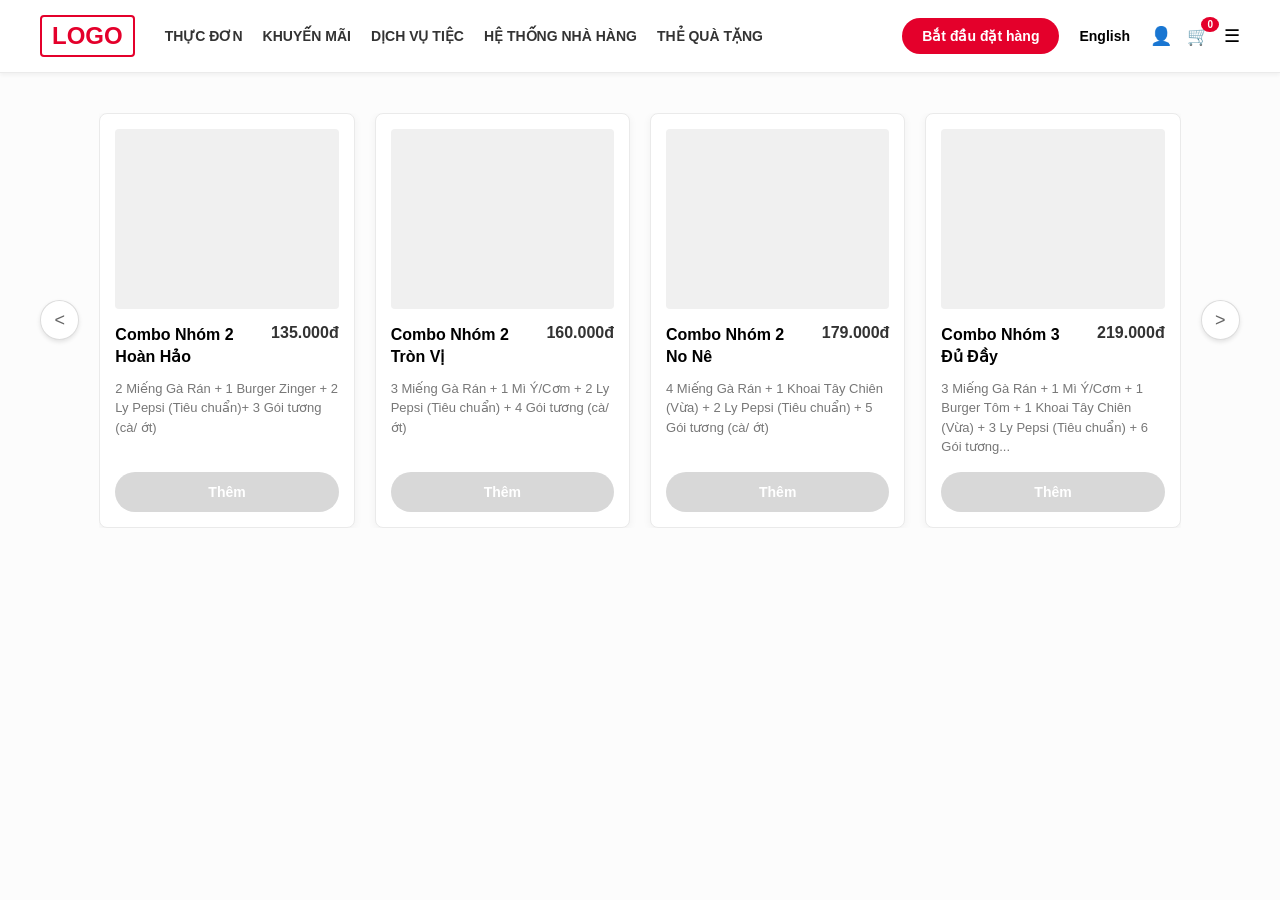
<file: floating.html>
<!DOCTYPE html>
<html lang="vi">
<head>
    <meta charset="UTF-8">
    <meta name="viewport" content="width=device-width, initial-scale=1.0">
    <title>KFC Menu Clone</title>
    <style>
        /* Cài đặt cơ bản */
        * {
            box-sizing: border-box;
            margin: 0;
            padding: 0;
            font-family: Arial, sans-serif;
        }
        body {
            background-color: #fcfcfc;
        }
        a {
            text-decoration: none;
            color: #333;
            font-size: 14px;
            font-weight: 700;
        }
        a:hover {
            color: #e4002b;
        }

        /* Phần Header */
        .header {
            display: flex;
            justify-content: space-between;
            align-items: center;
            padding: 15px 40px;
            background-color: #fff;
            border-bottom: 1px solid #ebebeb;
            box-shadow: 0 2px 4px rgba(0,0,0,0.05);
        }
        .header-left {
            display: flex;
            align-items: center;
            gap: 30px;
        }
        .logo {
            font-size: 24px;
            font-weight: 900;
            color: #e4002b;
            border: 2px solid #e4002b;
            padding: 5px 10px;
            border-radius: 4px;
        }
        .nav-links {
            display: flex;
            gap: 20px;
        }
        .header-right {
            display: flex;
            align-items: center;
            gap: 20px;
        }
        .btn-order {
            background-color: #e4002b;
            color: #fff;
            padding: 10px 20px;
            border-radius: 25px;
            border: none;
            font-weight: bold;
            font-size: 14px;
            cursor: pointer;
        }
        .btn-order:hover {
            background-color: #cc0026;
        }
        .icon-group {
            display: flex;
            align-items: center;
            gap: 15px;
            font-size: 18px;
            cursor: pointer;
        }
        .cart-icon {
            position: relative;
        }
        .cart-badge {
            position: absolute;
            top: -8px;
            right: -10px;
            background-color: #e4002b;
            color: white;
            font-size: 10px;
            padding: 2px 6px;
            border-radius: 50%;
            font-weight: bold;
        }

        /* Phần Main Content - Slider */
        .container {
            display: flex;
            align-items: center;
            justify-content: center;
            padding: 40px;
            gap: 20px;
        }
        .nav-arrow {
            width: 40px;
            height: 40px;
            border-radius: 50%;
            border: 1px solid #ddd;
            background-color: #fff;
            cursor: pointer;
            display: flex;
            align-items: center;
            justify-content: center;
            font-size: 18px;
            color: #666;
            box-shadow: 0 2px 4px rgba(0,0,0,0.1);
        }
        .nav-arrow:hover {
            background-color: #f5f5f5;
        }

        /* Phần Danh sách Card */
        .card-wrapper {
            display: flex;
            gap: 20px;
            overflow: hidden; /* Cắt bớt phần dư thừa */
        }
        .card {
            width: 260px;
            background: #fff;
            border: 1px solid #eaeaea;
            border-radius: 8px;
            padding: 15px;
            display: flex;
            flex-direction: column;
            box-shadow: 0 2px 8px rgba(0,0,0,0.05);
        }
        .card-img-placeholder {
            height: 180px;
            background-color: #f0f0f0;
            border-radius: 4px;
            margin-bottom: 15px;
            display: flex;
            align-items: center;
            justify-content: center;
            color: #aaa;
            font-size: 14px;
        }
        .card-header {
            display: flex;
            justify-content: space-between;
            align-items: flex-start;
            margin-bottom: 10px;
        }
        .card-title {
            font-size: 16px;
            font-weight: bold;
            line-height: 1.4;
            max-width: 60%;
        }
        .card-price {
            font-size: 16px;
            font-weight: bold;
            color: #333;
        }
        .card-desc {
            font-size: 13px;
            color: #777;
            line-height: 1.5;
            flex-grow: 1;
            margin-bottom: 15px;
        }
        .btn-add {
            background-color: #d8d8d8;
            color: #fff;
            border: none;
            padding: 12px;
            border-radius: 25px;
            font-weight: bold;
            font-size: 14px;
            cursor: pointer;
            text-align: center;
        }
        .btn-add:hover {
            background-color: #c0c0c0;
        }
    </style>
</head>
<body>

    <header class="header">
        <div class="header-left">
            <div class="logo">LOGO</div>
            <nav class="nav-links">
                <a href="#">THỰC ĐƠN</a>
                <a href="#">KHUYẾN MÃI</a>
                <a href="#">DỊCH VỤ TIỆC</a>
                <a href="#">HỆ THỐNG NHÀ HÀNG</a>
                <a href="#">THẺ QUÀ TẶNG</a>
            </nav>
        </div>
        <div class="header-right">
            <button class="btn-order">Bắt đầu đặt hàng</button>
            <span style="font-size: 14px; font-weight: bold;">English</span>
            <div class="icon-group">
                <span>👤</span>
                <div class="cart-icon">
                    <span>🛒</span>
                    <span class="cart-badge">0</span>
                </div>
                <span>☰</span>
            </div>
        </div>
    </header>

    <main class="container">
        <button class="nav-arrow">&lt;</button>

        <div class="card-wrapper">
            <div class="card">
                <div class="card-img-placeholder"></div>
                <div class="card-header">
                    <h3 class="card-title">Combo Nhóm 2 Hoàn Hảo</h3>
                    <span class="card-price">135.000đ</span>
                </div>
                <p class="card-desc">2 Miếng Gà Rán + 1 Burger Zinger + 2 Ly Pepsi (Tiêu chuẩn)+ 3 Gói tương (cà/ ớt)</p>
                <button class="btn-add">Thêm</button>
            </div>

            <div class="card">
                <div class="card-img-placeholder"></div>
                <div class="card-header">
                    <h3 class="card-title">Combo Nhóm 2 Tròn Vị</h3>
                    <span class="card-price">160.000đ</span>
                </div>
                <p class="card-desc">3 Miếng Gà Rán + 1 Mì Ý/Cơm + 2 Ly Pepsi (Tiêu chuẩn) + 4 Gói tương (cà/ ớt)</p>
                <button class="btn-add">Thêm</button>
            </div>

            <div class="card">
                <div class="card-img-placeholder"></div>
                <div class="card-header">
                    <h3 class="card-title">Combo Nhóm 2 No Nê</h3>
                    <span class="card-price">179.000đ</span>
                </div>
                <p class="card-desc">4 Miếng Gà Rán + 1 Khoai Tây Chiên (Vừa) + 2 Ly Pepsi (Tiêu chuẩn) + 5 Gói tương (cà/ ớt)</p>
                <button class="btn-add">Thêm</button>
            </div>

            <div class="card">
                <div class="card-img-placeholder"></div>
                <div class="card-header">
                    <h3 class="card-title">Combo Nhóm 3 Đủ Đầy</h3>
                    <span class="card-price">219.000đ</span>
                </div>
                <p class="card-desc">3 Miếng Gà Rán + 1 Mì Ý/Cơm + 1 Burger Tôm + 1 Khoai Tây Chiên (Vừa) + 3 Ly Pepsi (Tiêu chuẩn) + 6 Gói tương...</p>
                <button class="btn-add">Thêm</button>
            </div>
        </div>

        <button class="nav-arrow">&gt;</button>
    </main>

</body>
</html>
</file>
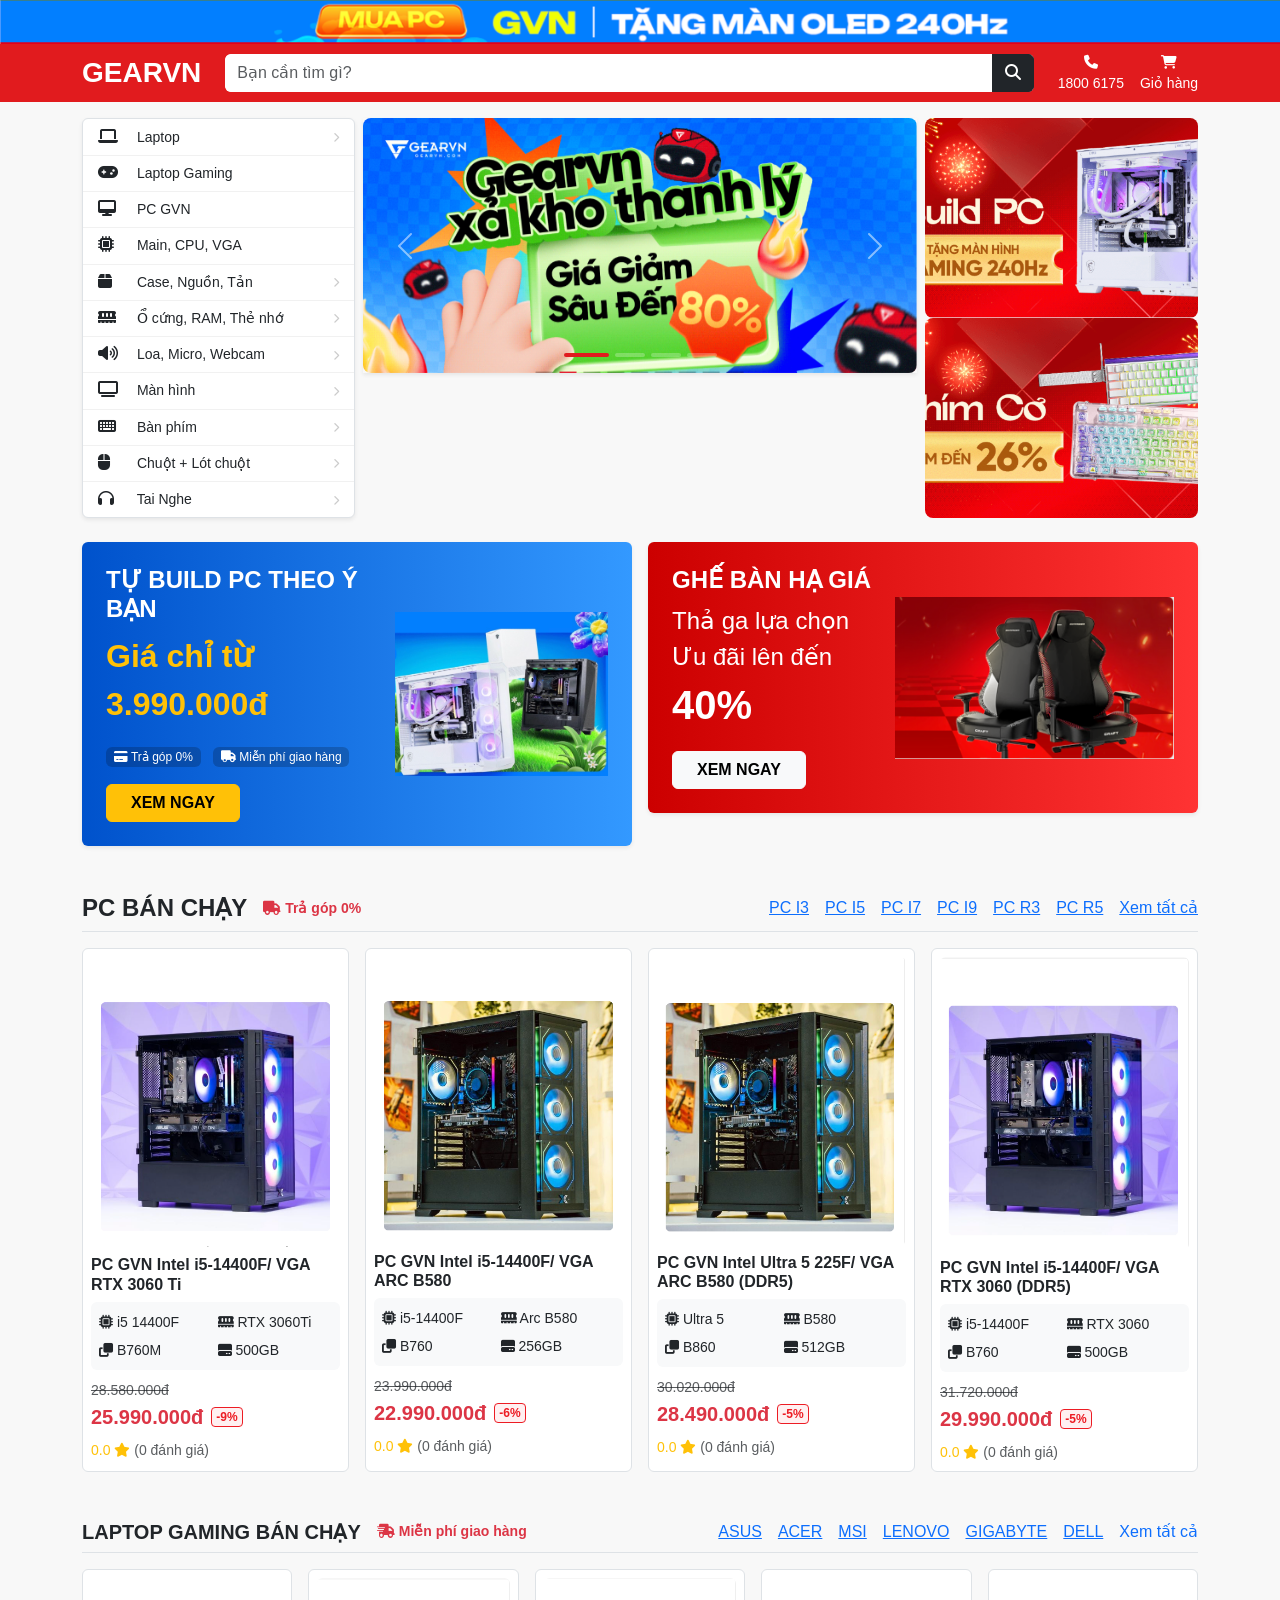
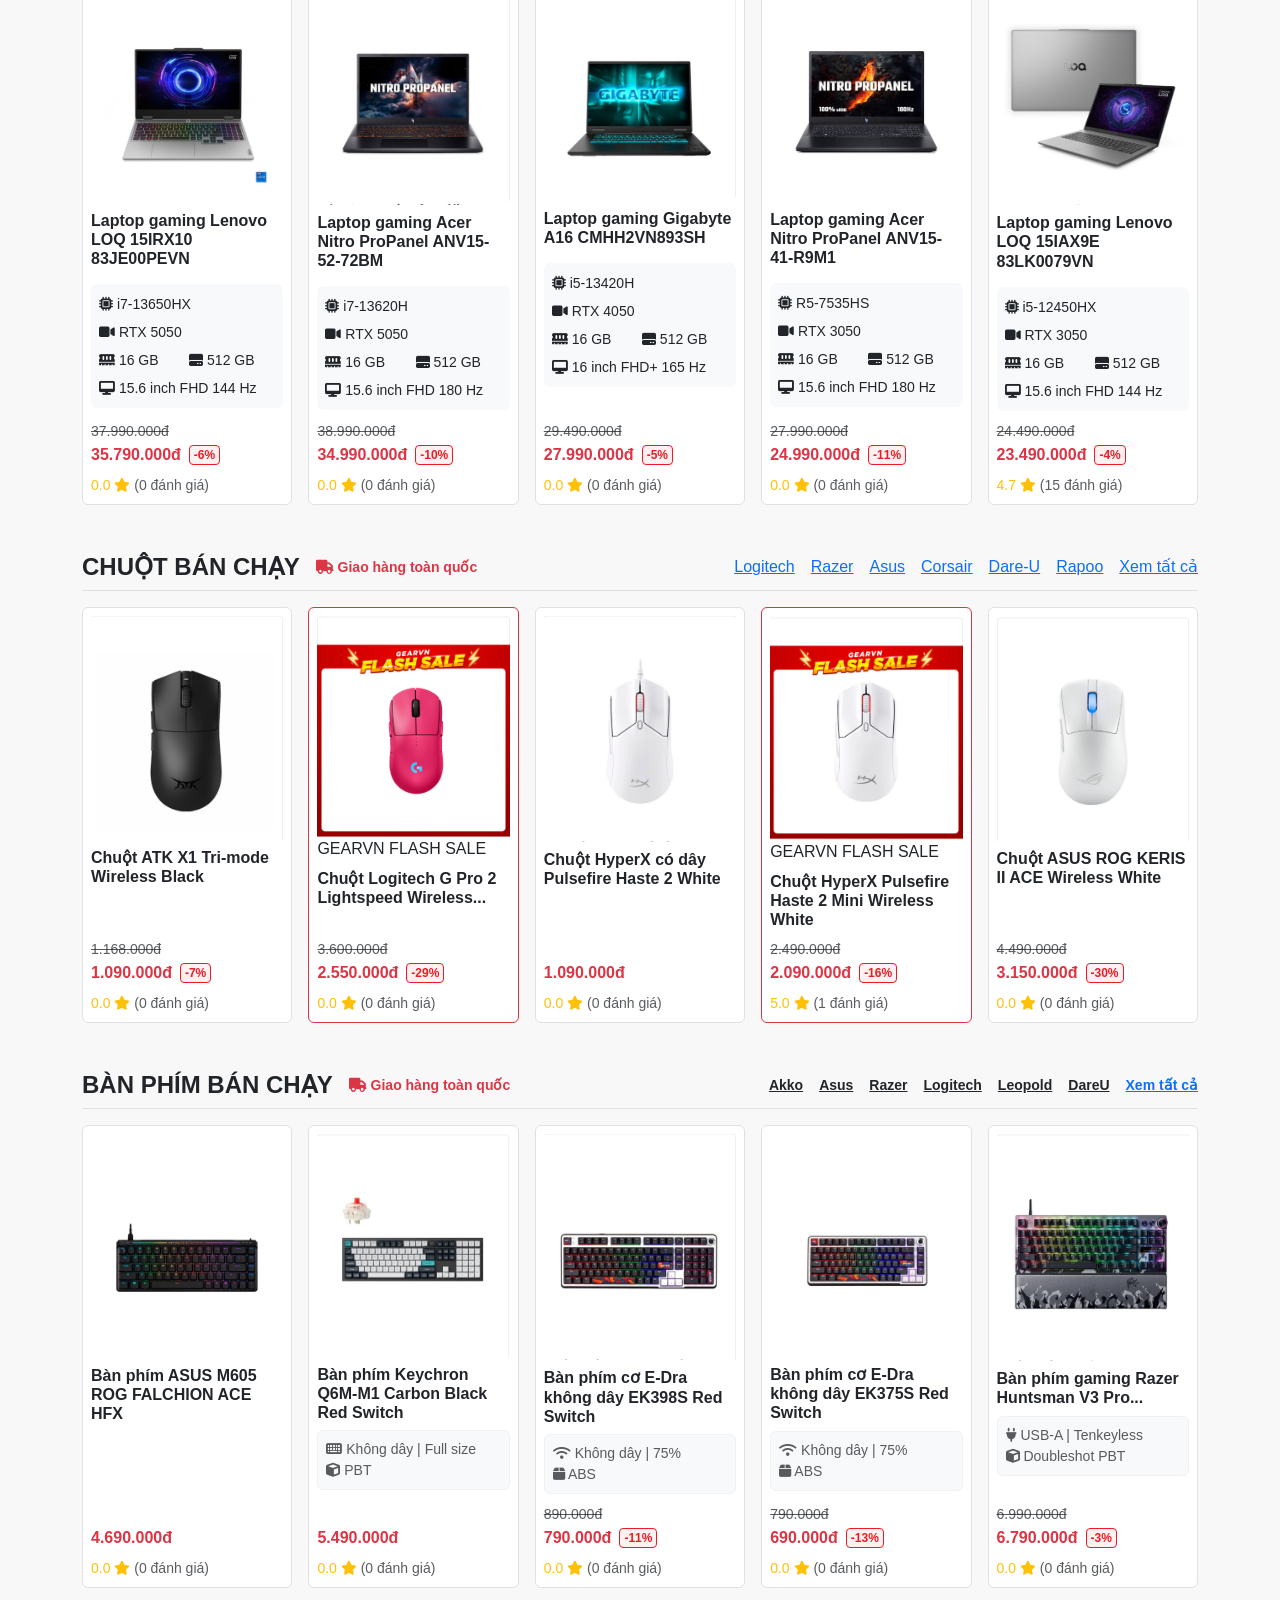
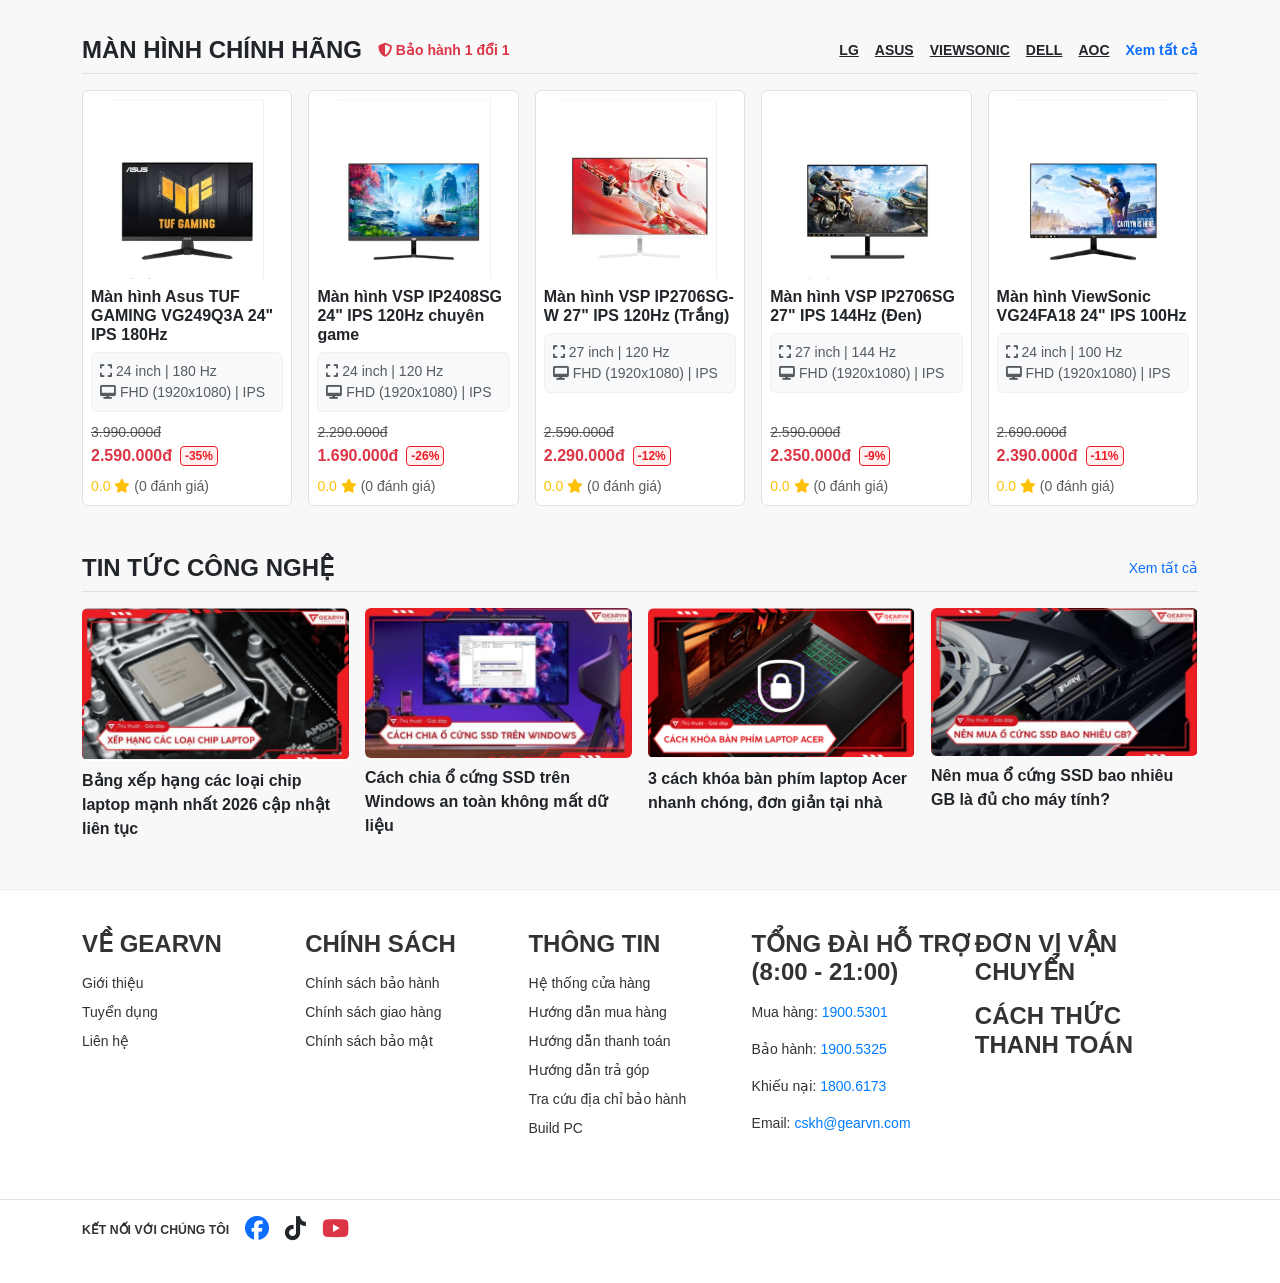
<file: CuoiKy/GearVN.html>
<!DOCTYPE html>
<html lang="vi">
<head>
    <meta charset="UTF-8">
    <meta name="viewport" content="width=device-width, initial-scale=1.0">
    <title>GearVN Clone - PC Gaming & Laptop</title>
    <link href="https://cdn.jsdelivr.net/npm/bootstrap@5.3.0/dist/css/bootstrap.min.css" rel="stylesheet">
    <link rel="stylesheet" href="https://cdnjs.cloudflare.com/ajax/libs/font-awesome/6.5.1/css/all.min.css">
    <link rel="stylesheet" href="GearVN.css">
</head>
<body>

    <header>
        <div class="top-banner">
            <img src="banner-top.png" alt="Khuyến mãi" class="w-100">
        </div>
        <nav class="main-header py-2">
            <div class="container d-flex align-items-center justify-content-between">
                <div class="logo fw-bold fs-3 text-white">GEARVN</div>
                <div class="search-bar d-flex flex-grow-1 mx-4 bg-white rounded overflow-hidden">
                    <input type="text" class="form-control border-0" placeholder="Bạn cần tìm gì?">
                    <button class="btn btn-dark rounded-0"><i class="fa-solid fa-magnifying-glass"></i></button>
                </div>
                <div class="header-icons d-flex text-white gap-3">
                    <div class="item small text-center"><i class="fa-solid fa-phone"></i><br>1800 6175</div>
                    <div class="item small text-center"><i class="fa-solid fa-cart-shopping"></i><br>Giỏ hàng</div>
                </div>
            </div>
        </nav>
    </header>

    <main class="container mt-3">
    <div class="row g-2">
        <div class="col-md-3">
    <nav class="mega-menu bg-white rounded shadow-sm border">
        <ul class="list-unstyled mb-0">
            <li class="menu-item">
    <span><i class="fa-solid fa-laptop"></i> Laptop</span>
    <i class="fa-solid fa-chevron-right"></i>
    
    <div class="submenu shadow-sm border">
        <div class="row w-100">
            <div class="col-md-3">
                <h6 class="fw-bold text-danger">Thương hiệu</h6>
                <ul class="list-unstyled">
                    <li>ASUS</li>
                    <li>ACER</li>
                    <li>MSI</li>
                    <li>DELL</li>
                </ul>
            </div>
            <div class="col-md-3">
                <h6 class="fw-bold text-danger">Giá bán</h6>
                <ul class="list-unstyled">
                    <li>Dưới 15 triệu</li>
                    <li>Từ 15 - 20 triệu</li>
                    <li>Trên 20 triệu</li>
                </ul>
            </div>
            <div class="col-md-6">
                 <h6 class="fw-bold text-danger">Nhu cầu sử dụng</h6>
                 <ul class="list-unstyled">
                    <li>Đồ họa - Studio</li>
                    <li>Học sinh - Sinh viên</li>
                </ul>
            </div>
        </div>
    </div>
</li>
            <li class="menu-item">
                <span><i class="fa-solid fa-gamepad"></i> Laptop Gaming</span>
                <div class="submenu">
    <div class="row w-100">
        <div class="col-md-2">
            <h6 class="text-danger fw-bold">Thương hiệu</h6>
            <ul class="list-unstyled menu-link">
                <li>ACER / PREDATOR</li>
                <li>ASUS / ROG</li>
                <li>MSI</li>
                <li>LENOVO</li>
                <li>DELL</li>
            </ul>
        </div>
        <div class="col-md-2">
            <h6 class="text-danger fw-bold">Giá bán</h6>
            <ul class="list-unstyled menu-link">
                <li>Dưới 20 triệu</li>
                <li>Từ 20 đến 25 triệu</li>
                <li>Gaming RTX 50 Series</li>
            </ul>
        </div>
        <div class="col-md-2">
            <h6 class="text-danger fw-bold">ACER | PREDATOR</h6>
            <ul class="list-unstyled menu-link">
                <li>Nitro ProPanel Series</li>
                <li>Helios Series</li>
            </ul>
        </div>
        <div class="col-md-2">
            <h6 class="text-danger fw-bold">ASUS | ROG Gaming</h6>
            <ul class="list-unstyled menu-link">
                <li>ROG Series</li>
                <li>TUF Series</li>
            </ul>
        </div>
        <div class="col-md-2">
            <h6 class="text-danger fw-bold">Cấu hình</h6>
            <ul class="list-unstyled menu-link">
                <li>RTX 50 Series</li>
                <li>CPU Core Ultra</li>
            </ul>
        </div>
    </div>
</div>
            </li>
            <li class="menu-item">
                <span><i class="fa-solid fa-desktop"></i> PC GVN</span>
                <div class="submenu">
    <div class="row w-100">
        <div class="col-md-2">
            <h6 class="text-danger fw-bold">PC THEO GIÁ</h6>
            <ul class="list-unstyled menu-link">
                <li>PC DƯỚI 30 TRIỆU</li>
                <li>PC TỪ 30 - 50 TRIỆU</li>
                <li>PC TRÊN 200 TRIỆU</li>
            </ul>
        </div>
        <div class="col-md-2">
            <h6 class="text-danger fw-bold">PC RTX 50 Series</h6>
            <ul class="list-unstyled menu-link">
                <li>PC RTX 5090</li>
                <li>PC RTX 5080</li>
                <li>PC RTX 5070Ti</li>
            </ul>
        </div>
        <div class="col-md-2">
            <h6 class="text-danger fw-bold">PC theo cấu hình VGA</h6>
            <ul class="list-unstyled menu-link">
                <li>PC RTX 5060 (HOT)</li>
                <li>PC RTX 3050</li>
            </ul>
        </div>
        <div class="col-md-2">
            <h6 class="text-danger fw-bold">PC Văn phòng</h6>
            <ul class="list-unstyled menu-link">
                <li>Homework Athlon - Giá chỉ 3.990k</li>
                <li>Homework I5 - Giá chỉ 5.690k</li>
            </ul>
        </div>
        <div class="col-md-2">
            <h6 class="text-danger fw-bold">Phần mềm bản quyền</h6>
            <ul class="list-unstyled menu-link">
                <li>Windows bản quyền</li>
                <li>Office 365 bản quyền</li>
            </ul>
        </div>
    </div>
</div>
            </li>
            <li class="menu-item">
                <span><i class="fa-solid fa-microchip"></i> Main, CPU, VGA</span>
                <div class="submenu">
    <div class="row w-100">
        <div class="col-md-3">
            <h6 class="text-danger fw-bold">VGA RTX 50 SERIES</h6>
            <ul class="list-unstyled menu-link">
                <li>RTX 5090</li>
                <li>RTX 5080</li>
                <li>RTX 5070Ti</li>
            </ul>
        </div>
        <div class="col-md-3">
            <h6 class="text-danger fw-bold">Bo mạch chủ Intel</h6>
            <ul class="list-unstyled menu-link">
                <li>Z890 (Mới)</li>
                <li>B760</li>
                <li>H610</li>
            </ul>
        </div>
        <div class="col-md-3">
            <h6 class="text-danger fw-bold">CPU - Bộ vi xử lý Intel</h6>
            <ul class="list-unstyled menu-link">
                <li>Core Ultra Series 2</li>
                <li>Core i9 / i7 / i5</li>
            </ul>
        </div>
        <div class="col-md-3">
            <h6 class="text-danger fw-bold">Bo mạch chủ AMD</h6>
            <ul class="list-unstyled menu-link">
                <li>AMD X870 (Mới)</li>
                <li>AMD B650</li>
            </ul>
        </div>
    </div>
</div>
                <li class="menu-item">
    <span><i class="fa-solid fa-box"></i> Case, Nguồn, Tản</span>
    <i class="fa-solid fa-chevron-right"></i>
    <div class="submenu shadow-sm border">
        <div class="row w-100">
            <div class="col-md-2">
                <h6 class="text-danger fw-bold">Case - Theo hãng</h6>
                <ul class="list-unstyled menu-link">
                    <li>Case ASUS</li><li>Case Corsair</li><li>Case Lianli</li><li>Case NZXT</li><li>Xem tất cả</li>
                </ul>
            </div>
            <div class="col-md-2">
                <h6 class="text-danger fw-bold">Case - Theo giá</h6>
                <ul class="list-unstyled menu-link">
                    <li>Dưới 1 triệu</li><li>Từ 1 triệu đến 2 triệu</li><li>Trên 2 triệu</li><li>Xem tất cả</li>
                </ul>
                <h6 class="text-danger fw-bold mt-3">Loại tản nhiệt</h6>
                <ul class="list-unstyled menu-link">
                    <li>Tản nhiệt AIO 240/360mm</li>
                </ul>
            </div>
            <div class="col-md-2">
                <h6 class="text-danger fw-bold">Nguồn - Theo Hãng</h6>
                <ul class="list-unstyled menu-link">
                    <li>Nguồn ASUS</li><li>Nguồn Corsair</li><li>Nguồn MSI</li><li>Xem tất cả</li>
                </ul>
            </div>
            <div class="col-md-3">
                <h6 class="text-danger fw-bold">Nguồn - Theo công suất</h6>
                <ul class="list-unstyled menu-link">
                    <li>Từ 400w - 600w</li><li>Từ 700w - 800w</li><li>Trên 1000w</li>
                </ul>
            </div>
            <div class="col-md-2">
                <h6 class="text-danger fw-bold">Phụ kiện PC</h6>
                <ul class="list-unstyled menu-link">
                    <li>Dây LED / Riser</li><li>Giá đỡ VGA</li><li>Keo tản nhiệt</li>
                </ul>
            </div>
        </div>
    </div>
</li>
                <li class="menu-item">
    <span><i class="fa-solid fa-memory"></i> Ổ cứng, RAM, Thẻ nhớ</span>
    <i class="fa-solid fa-chevron-right"></i>
    <div class="submenu shadow-sm border">
        <div class="row w-100">
            <div class="col-md-3">
                <h6 class="text-danger fw-bold">Dung lượng RAM</h6>
                <ul class="list-unstyled menu-link">
                    <li>8 GB / 16 GB</li><li>32 GB / 64 GB</li><li>RAM DDR4 / DDR5</li>
                </ul>
                <h6 class="text-danger fw-bold mt-3">Hãng RAM</h6>
                <ul class="list-unstyled menu-link">
                    <li>Corsair</li>
                </ul>
            </div>
            <div class="col-md-3">
                <h6 class="text-danger fw-bold">Dung lượng SSD</h6>
                <ul class="list-unstyled menu-link">
                    <li>120GB - 250GB</li><li>500GB - 1TB</li><li>Trên 2TB</li>
                </ul>
                <h6 class="text-danger fw-bold mt-3">Hãng SSD</h6>
                <ul class="list-unstyled menu-link">
                    <li>Samsung</li>
                </ul>
            </div>
            <div class="col-md-3">
                <h6 class="text-danger fw-bold">Dung lượng HDD</h6>
                <ul class="list-unstyled menu-link">
                    <li>HDD 1 TB / 2 TB</li><li>HDD 4 TB - 8 TB</li>
                </ul>
                <h6 class="text-danger fw-bold mt-3">Hãng HDD</h6>
                <ul class="list-unstyled menu-link">
                    <li>Seagate</li>
                </ul>
            </div>
            <div class="col-md-3">
                <h6 class="text-danger fw-bold">Thẻ nhớ / USB</h6>
                <ul class="list-unstyled menu-link">
                    <li>Sandisk</li><li>Samsung</li>
                </ul>
                <h6 class="text-danger fw-bold mt-3">Ổ cứng di động</h6>
                <ul class="list-unstyled menu-link">
                    <li>SSD Di động</li>
                </ul>
            </div>
        </div>
    </div>
</li>
                <li class="menu-item">
    <span><i class="fa-solid fa-volume-high"></i> Loa, Micro, Webcam</span>
    <i class="fa-solid fa-chevron-right"></i>
    <div class="submenu shadow-sm border">
        <div class="row w-100">
            <div class="col-md-3">
                <h6 class="text-danger fw-bold">Thương hiệu loa</h6>
                <ul class="list-unstyled menu-link">
                    <li>Edifier</li><li>Razer</li><li>Logitech</li><li>SoundMax</li>
                </ul>
            </div>
            <div class="col-md-3">
                <h6 class="text-danger fw-bold">Kiểu Loa</h6>
                <ul class="list-unstyled menu-link">
                    <li>Loa vi tính</li><li>Loa Bluetooth</li><li>Loa Soundbar</li><li>Loa mini</li>
                </ul>
            </div>
            <div class="col-md-3">
                <h6 class="text-danger fw-bold">Webcam</h6>
                <ul class="list-unstyled menu-link">
                    <li>Độ phân giải 4k</li><li>Full HD (1080p)</li><li>HD 720p</li>
                </ul>
            </div>
            <div class="col-md-3">
                <h6 class="text-danger fw-bold">Microphone</h6>
                <ul class="list-unstyled menu-link">
                    <li>Micro HyperX</li><li>Micro Razer</li><li>Micro chuyên dụng</li>
                </ul>
            </div>
        </div>
    </div>
</li>
                <li class="menu-item">
    <span><i class="fa-solid fa-tv"></i> Màn hình</span>
    <i class="fa-solid fa-chevron-right"></i>
    <div class="submenu shadow-sm border">
        <div class="row w-100">
            <div class="col-md-2">
                <h6 class="text-danger fw-bold">Hãng sản xuất</h6>
                <ul class="list-unstyled menu-link">
                    <li>LG / ASUS / Dell</li><li>Samsung / MSI</li><li>AOC / Acer</li>
                </ul>
                <h6 class="text-danger fw-bold mt-3">Màn hình Oled</h6>
            </div>
            <div class="col-md-2">
                <h6 class="text-danger fw-bold">Giá tiền</h6>
                <ul class="list-unstyled menu-link">
                    <li>Dưới 5 triệu</li><li>5 - 10 triệu</li><li>10 - 20 triệu</li><li>Trên 30 triệu</li>
                </ul>
            </div>
            <div class="col-md-2">
                <h6 class="text-danger fw-bold">Độ Phân giải</h6>
                <ul class="list-unstyled menu-link">
                    <li>Full HD</li><li>2K 1440p</li><li>4K UHD</li><li>Màn hình 6K</li>
                </ul>
            </div>
            <div class="col-md-2">
                <h6 class="text-danger fw-bold">Tần số quét</h6>
                <ul class="list-unstyled menu-link">
                    <li>144Hz / 240Hz</li><li>100Hz / 75Hz / 60Hz</li>
                </ul>
            </div>
            <div class="col-md-4">
                <h6 class="text-danger fw-bold">Kích thước & Đặc điểm</h6>
                <ul class="list-unstyled menu-link">
                    <li>Màn hình cong</li><li>Màn hình đồ họa</li><li>Màn hình di động</li><li>24" / 27" / 32" / Trên 32"</li>
                </ul>
            </div>
        </div>
    </div>
</li>
                <li class="menu-item">
    <span><i class="fa-solid fa-keyboard"></i> Bàn phím</span>
    <i class="fa-solid fa-chevron-right"></i>
    <div class="submenu shadow-sm border">
        <div class="row w-100">
            <div class="col-md-3">
                <h6 class="text-danger fw-bold">Thương hiệu</h6>
                <ul class="list-unstyled menu-link">
                    <li>AKKO / ASUS / Razer</li><li>Logitech / Corsair</li><li>Keychron / Dare-U</li>
                </ul>
                <h6 class="text-danger fw-bold mt-3">Bàn phím Rapid Trigger</h6>
            </div>
            <div class="col-md-3">
                <h6 class="text-danger fw-bold">Giá tiền</h6>
                <ul class="list-unstyled menu-link">
                    <li>Dưới 1 triệu</li><li>1 - 2 triệu</li><li>2 - 3 triệu</li><li>Trên 4 triệu</li>
                </ul>
            </div>
            <div class="col-md-3">
                <h6 class="text-danger fw-bold">Kết nối</h6>
                <ul class="list-unstyled menu-link">
                    <li>Bluetooth</li><li>Wireless</li><li>Có dây</li>
                </ul>
            </div>
            <div class="col-md-3">
                <h6 class="text-danger fw-bold">Phụ kiện bàn phím</h6>
                <ul class="list-unstyled menu-link">
                    <li>Keycaps</li><li>Kê tay</li><li>Switch / Lube</li>
                </ul>
            </div>
        </div>
    </div>
</li>
            
            <li class="menu-item">
    <span><i class="fa-solid fa-mouse"></i> Chuột + Lót chuột</span>
    <i class="fa-solid fa-chevron-right"></i>
    <div class="submenu shadow-sm border">
        <div class="row w-100">
            <div class="col-md-3">
                <h6 class="text-danger fw-bold">Thương hiệu chuột</h6>
                <ul class="list-unstyled menu-link">
                    <li>Logitech / Razer</li>
                    <li>Corsair / Microsoft</li>
                    <li>ASUS / Steelseries</li>
                    <li>Glorious / Dare-U</li>
                </ul>
                <h6 class="text-danger fw-bold mt-3">Thương hiệu lót chuột</h6>
                <ul class="list-unstyled menu-link">
                    <li>GEARVN / ASUS</li>
                </ul>
            </div>
            <div class="col-md-3">
                <h6 class="text-danger fw-bold">Chuột theo giá tiền</h6>
                <ul class="list-unstyled menu-link">
                    <li>Dưới 500 nghìn</li>
                    <li>Từ 500 nghìn - 1 triệu</li>
                    <li>Từ 1 triệu - 2 triệu</li>
                    <li>Trên 3 triệu</li>
                </ul>
                <h6 class="text-danger fw-bold mt-3">Loại Chuột</h6>
                <ul class="list-unstyled menu-link">
                    <li>Chuột chơi game</li>
                </ul>
            </div>
            <div class="col-md-3">
                <h6 class="text-danger fw-bold">Các loại lót chuột</h6>
                <ul class="list-unstyled menu-link">
                    <li>Mềm / Cứng</li>
                    <li>Dày / Mỏng</li>
                    <li>Viền có led</li>
                </ul>
                <h6 class="text-danger fw-bold mt-3">Lót chuột theo size</h6>
                <ul class="list-unstyled menu-link">
                    <li>Nhỏ / Vừa / Lớn</li>
                </ul>
            </div>
            <div class="col-md-3">
                <h6 class="text-danger fw-bold">Logitech</h6>
                <ul class="list-unstyled menu-link">
                    <li>Logitech Gaming</li>
                    <li>Logitech Văn phòng</li>
                </ul>
            </div>
        </div>
    </div>
</li>
            <li class="menu-item">
    <span><i class="fa-solid fa-headphones"></i> Tai Nghe</span>
    <i class="fa-solid fa-chevron-right"></i>
    <div class="submenu shadow-sm border">
        <div class="row w-100">
            <div class="col-md-3">
                <h6 class="text-danger fw-bold">Thương hiệu tai nghe</h6>
                <ul class="list-unstyled menu-link">
                    <li>ASUS / HyperX</li>
                    <li>Corsair / Razer</li>
                    <li>Steelseries / Logitech</li>
                    <li>Edifier / ONIKUMA</li>
                </ul>
            </div>
            <div class="col-md-3">
                <h6 class="text-danger fw-bold">Tai nghe theo giá</h6>
                <ul class="list-unstyled menu-link">
                    <li>Dưới 1 triệu</li>
                    <li>Từ 1 triệu - 2 triệu</li>
                    <li>Từ 2 triệu - 3 triệu</li>
                    <li>Trên 4 triệu</li>
                </ul>
            </div>
            <div class="col-md-3">
                <h6 class="text-danger fw-bold">Kiểu kết nối</h6>
                <ul class="list-unstyled menu-link">
                    <li>Tai nghe Wireless</li>
                    <li>Tai nghe Bluetooth</li>
                    <li>Tai nghe có dây</li>
                </ul>
            </div>
            <div class="col-md-3">
                <h6 class="text-danger fw-bold">Kiểu tai nghe</h6>
                <ul class="list-unstyled menu-link">
                    <li>Tai nghe Over-ear</li>
                    <li>Tai nghe Gaming In-ear</li>
                </ul>
            </div>
        </div>
    </div>
</li>
        </ul>
    </nav>
</div>

        <div class="col-md-6">
    <div id="mainHeroSlider" class="carousel slide shadow-sm" data-bs-ride="carousel" data-bs-interval="4000">
        
        <div class="carousel-indicators">
            <button type="button" data-bs-target="#mainHeroSlider" data-bs-slide-to="0" class="active"></button>
            <button type="button" data-bs-target="#mainHeroSlider" data-bs-slide-to="1"></button>
            <button type="button" data-bs-target="#mainHeroSlider" data-bs-slide-to="2"></button>
            <button type="button" data-bs-target="#mainHeroSlider" data-bs-slide-to="3"></button>
        </div>

        <div class="carousel-inner rounded-3">
            <div class="carousel-item active">
                <img src="banner1.png" class="d-block w-100 main-slider-img" alt="Banner 1">
            </div>
            <div class="carousel-item">
                <img src="banner2.png" class="d-block w-100 main-slider-img" alt="Banner 2">
            </div>
            <div class="carousel-item">
                <img src="banner3.png" class="d-block w-100 main-slider-img" alt="Banner 3">
            </div>
            <div class="carousel-item">
                <img src="banner4.png" class="d-block w-100 main-slider-img" alt="Banner 4">
            </div>
        </div>

        <button class="carousel-control-prev" type="button" data-bs-target="#mainHeroSlider" data-bs-slide="prev">
            <span class="carousel-control-prev-icon"></span>
        </button>
        <button class="carousel-control-next" type="button" data-bs-target="#mainHeroSlider" data-bs-slide="next">
            <span class="carousel-control-next-icon"></span>
        </button>
    </div>
</div>

        <div class="col-md-3">
                <img src="sub1.png" class="img-fluid rounded-3 flex-grow-1 object-fit-cover" style="height: 50%;" alt="Sub 1">
                <img src="sub2.png" class="img-fluid rounded-3 flex-grow-1 object-fit-cover" style="height: 50%;" alt="Sub 2">
            </div>
        </div>
    </div>
</main>
<div class="container my-4">
    <div class="row g-3">
        <div class="col-md-6">
            <div class="sub-banner banner-blue d-flex align-items-center justify-content-between p-4 rounded shadow-sm">
                <div class="banner-content">
                    <h3 class="text-uppercase fw-bold text-white mb-2">Tự Build PC theo ý bạn</h3>
                    <p class="price-tag text-warning fs-2 fw-bold mb-3">Giá chỉ từ 3.990.000đ</p>
                    <div class="badges mb-3">
                        <span class="badge bg-primary-dark me-2"><i class="fa-solid fa-credit-card"></i> Trả góp 0%</span>
                        <span class="badge bg-primary-dark"><i class="fa-solid fa-truck"></i> Miễn phí giao hàng</span>
                    </div>
                    <a href="#" class="btn btn-warning fw-bold text-uppercase px-4">Xem ngay</a>
                </div>
                <div class="banner-image">
                    <img src="tubuild.png" alt="Build PC" class="img-fluid">
                </div>
            </div>
        </div>

        <div class="col-md-6">
            <div class="sub-banner banner-red d-flex align-items-center justify-content-between p-4 rounded shadow-sm">
                <div class="banner-content text-white">
                    <h3 class="text-uppercase fw-bold mb-2">Ghế bàn hạ giá</h3>
                    <p class="promo-text fs-4 mb-3">Thả ga lựa chọn<br>Ưu đãi lên đến <span class="fs-1 fw-bold">40%</span></p>
                    <a href="#" class="btn btn-light fw-bold text-uppercase px-4">Xem ngay</a>
                </div>
                <div class="banner-image">
                    <img src="ghe.png" alt="Ghế Gaming" class="img-fluid">
                </div>
            </div>
        </div>
    </div>
</div>
<div class="container my-5">
    <div class="d-flex align-items-center justify-content-between border-bottom pb-2 mb-3">
        <div class="d-flex align-items-center gap-3">
            <h4 class="text-uppercase fw-bold mb-0">PC bán chạy</h4>
            <span class="text-danger fw-bold small"><i class="fa-solid fa-truck"></i> Trả góp 0%</span>
        </div>
        <div class="pc-tabs d-none d-lg-flex gap-3">
            <a href="#" class="active">PC I3</a>
            <a href="#">PC I5</a>
            <a href="#">PC I7</a>
            <a href="#">PC I9</a>
            <a href="#">PC R3</a>
            <a href="#">PC R5</a>
            <a href="#" class="text-primary">Xem tất cả</a>
        </div>
    </div>

    <div class="row g-3">
        
        <div class="col-md-3">
            <div class="product-card-pc p-2 bg-white rounded border h-100">
                <img src="pc1.png" class="img-fluid rounded mb-2" alt="PC GVN">
                <h6 class="product-name fw-bold">PC GVN Intel i5-14400F/ VGA RTX 3060 Ti</h6>
                <div class="spec-box my-2 p-2 bg-light rounded">
                    <div class="row g-1">
                        <div class="col-6"><small><i class="fa-solid fa-microchip"></i> i5 14400F</small></div>
                        <div class="col-6"><small><i class="fa-solid fa-memory"></i> RTX 3060Ti</small></div>
                        <div class="col-6"><small><i class="fa-solid fa-clone"></i> B760M</small></div>
                        <div class="col-6"><small><i class="fa-solid fa-hard-drive"></i> 500GB</small></div>
                    </div>
                </div>
                <div class="price-box mt-auto">
                    <span class="old-price text-decoration-line-through text-muted small">28.580.000đ</span>
                    <div class="d-flex align-items-center gap-2">
                        <span class="current-price text-danger fw-bold fs-5">25.990.000đ</span>
                        <span class="discount-badge">-9%</span>
                    </div>
                </div>
                <div class="rating mt-2 small text-warning">0.0 <i class="fa-solid fa-star"></i> <span class="text-muted">(0 đánh giá)</span></div>
            </div>
        </div>

        <div class="col-md-3">
            <div class="product-card-pc p-2 bg-white rounded border h-100">
                <img src="pc2.png" class="img-fluid rounded mb-2" alt="PC GVN">
                <h6 class="product-name fw-bold">PC GVN Intel i5-14400F/ VGA ARC B580</h6>
                <div class="spec-box my-2 p-2 bg-light rounded">
                    <div class="row g-1">
                        <div class="col-6"><small><i class="fa-solid fa-microchip"></i> i5-14400F</small></div>
                        <div class="col-6"><small><i class="fa-solid fa-memory"></i> Arc B580</small></div>
                        <div class="col-6"><small><i class="fa-solid fa-clone"></i> B760</small></div>
                        <div class="col-6"><small><i class="fa-solid fa-hard-drive"></i> 256GB</small></div>
                    </div>
                </div>
                <div class="price-box mt-auto">
                    <span class="old-price text-decoration-line-through text-muted small">23.990.000đ</span>
                    <div class="d-flex align-items-center gap-2">
                        <span class="current-price text-danger fw-bold fs-5">22.990.000đ</span>
                        <span class="discount-badge">-6%</span>
                    </div>
                </div>
                <div class="rating mt-2 small text-warning">0.0 <i class="fa-solid fa-star"></i> <span class="text-muted">(0 đánh giá)</span></div>
            </div>
        </div>

        <div class="col-md-3">
            <div class="product-card-pc p-2 bg-white rounded border h-100">
                <img src="pc3.png" class="img-fluid rounded mb-2" alt="PC GVN">
                <h6 class="product-name fw-bold">PC GVN Intel Ultra 5 225F/ VGA ARC B580 (DDR5)</h6>
                <div class="spec-box my-2 p-2 bg-light rounded">
                    <div class="row g-1">
                        <div class="col-6"><small><i class="fa-solid fa-microchip"></i> Ultra 5</small></div>
                        <div class="col-6"><small><i class="fa-solid fa-memory"></i> B580</small></div>
                        <div class="col-6"><small><i class="fa-solid fa-clone"></i> B860</small></div>
                        <div class="col-6"><small><i class="fa-solid fa-hard-drive"></i> 512GB</small></div>
                    </div>
                </div>
                <div class="price-box mt-auto">
                    <span class="old-price text-decoration-line-through text-muted small">30.020.000đ</span>
                    <div class="d-flex align-items-center gap-2">
                        <span class="current-price text-danger fw-bold fs-5">28.490.000đ</span>
                        <span class="discount-badge">-5%</span>
                    </div>
                </div>
                <div class="rating mt-2 small text-warning">0.0 <i class="fa-solid fa-star"></i> <span class="text-muted">(0 đánh giá)</span></div>
            </div>
        </div>

        <div class="col-md-3">
            <div class="product-card-pc p-2 bg-white rounded border h-100">
                <img src="pc4.png" class="img-fluid rounded mb-2" alt="PC GVN">
                <h6 class="product-name fw-bold">PC GVN Intel i5-14400F/ VGA RTX 3060 (DDR5)</h6>
                <div class="spec-box my-2 p-2 bg-light rounded">
                    <div class="row g-1">
                        <div class="col-6"><small><i class="fa-solid fa-microchip"></i> i5-14400F</small></div>
                        <div class="col-6"><small><i class="fa-solid fa-memory"></i> RTX 3060</small></div>
                        <div class="col-6"><small><i class="fa-solid fa-clone"></i> B760</small></div>
                        <div class="col-6"><small><i class="fa-solid fa-hard-drive"></i> 500GB</small></div>
                    </div>
                </div>
                <div class="price-box mt-auto">
                    <span class="old-price text-decoration-line-through text-muted small">31.720.000đ</span>
                    <div class="d-flex align-items-center gap-2">
                        <span class="current-price text-danger fw-bold fs-5">29.990.000đ</span>
                        <span class="discount-badge">-5%</span>
                    </div>
                </div>
                <div class="rating mt-2 small text-warning">0.0 <i class="fa-solid fa-star"></i> <span class="text-muted">(0 đánh giá)</span></div>
            </div>
        </div>

    </div>
</div>
    <div class="container my-5">
    <div class="d-flex align-items-center justify-content-between border-bottom pb-2 mb-3">
        <div class="d-flex align-items-center gap-3">
            <h4 class="text-uppercase fw-bold mb-0" style="font-size: 1.25rem;">Laptop gaming bán chạy</h4>
            <span class="text-danger fw-bold small"><i class="fa-solid fa-truck-fast"></i> Miễn phí giao hàng</span>
        </div>
        <div class="pc-tabs d-none d-lg-flex gap-3">
            <a href="#">ASUS</a> <a href="#">ACER</a> <a href="#">MSI</a>
            <a href="#">LENOVO</a> <a href="#">GIGABYTE</a> <a href="#">DELL</a>
            <a href="#" class="text-primary text-decoration-none">Xem tất cả</a>
        </div>
    </div>

    <div class="row row-cols-2 row-cols-md-3 row-cols-lg-5 g-3">
        
        <div class="col">
            <div class="product-card-pc p-2 bg-white rounded border h-100 d-flex flex-column">
                <img src="lap1.png" class="img-fluid rounded mb-2" alt="Lenovo LOQ">
                <h6 class="product-name fw-bold">Laptop gaming Lenovo LOQ 15IRX10 83JE00PEVN</h6>
                <div class="spec-box my-2 p-2 bg-light rounded">
                    <div class="row g-1">
                        <div class="col-12"><small><i class="fa-solid fa-microchip"></i> i7-13650HX</small></div>
                        <div class="col-12"><small><i class="fa-solid fa-video"></i> RTX 5050</small></div>
                        <div class="col-6"><small><i class="fa-solid fa-memory"></i> 16 GB</small></div>
                        <div class="col-6"><small><i class="fa-solid fa-hard-drive"></i> 512 GB</small></div>
                        <div class="col-12"><small><i class="fa-solid fa-desktop"></i> 15.6 inch FHD 144 Hz</small></div>
                    </div>
                </div>
                <div class="price-box mt-auto">
                    <span class="old-price text-decoration-line-through text-muted small">37.990.000đ</span>
                    <div class="d-flex align-items-center gap-2">
                        <span class="current-price text-danger fw-bold">35.790.000đ</span>
                        <span class="discount-badge">-6%</span>
                    </div>
                </div>
                <div class="rating mt-2 small text-warning">0.0 <i class="fa-solid fa-star"></i> <span class="text-muted">(0 đánh giá)</span></div>
            </div>
        </div>

        <div class="col">
            <div class="product-card-pc p-2 bg-white rounded border h-100 d-flex flex-column">
                <img src="lap2.png" class="img-fluid rounded mb-2" alt="Acer Nitro">
                <h6 class="product-name fw-bold">Laptop gaming Acer Nitro ProPanel ANV15-52-72BM</h6>
                <div class="spec-box my-2 p-2 bg-light rounded">
                    <div class="row g-1">
                        <div class="col-12"><small><i class="fa-solid fa-microchip"></i> i7-13620H</small></div>
                        <div class="col-12"><small><i class="fa-solid fa-video"></i> RTX 5050</small></div>
                        <div class="col-6"><small><i class="fa-solid fa-memory"></i> 16 GB</small></div>
                        <div class="col-6"><small><i class="fa-solid fa-hard-drive"></i> 512 GB</small></div>
                        <div class="col-12"><small><i class="fa-solid fa-desktop"></i> 15.6 inch FHD 180 Hz</small></div>
                    </div>
                </div>
                <div class="price-box mt-auto">
                    <span class="old-price text-decoration-line-through text-muted small">38.990.000đ</span>
                    <div class="d-flex align-items-center gap-2">
                        <span class="current-price text-danger fw-bold">34.990.000đ</span>
                        <span class="discount-badge">-10%</span>
                    </div>
                </div>
                <div class="rating mt-2 small text-warning">0.0 <i class="fa-solid fa-star"></i> <span class="text-muted">(0 đánh giá)</span></div>
            </div>
        </div>

        <div class="col">
            <div class="product-card-pc p-2 bg-white rounded border h-100 d-flex flex-column">
                <img src="lap3.png" class="img-fluid rounded mb-2" alt="Gigabyte A16">
                <h6 class="product-name fw-bold">Laptop gaming Gigabyte A16 CMHH2VN893SH</h6>
                <div class="spec-box my-2 p-2 bg-light rounded">
                    <div class="row g-1">
                        <div class="col-12"><small><i class="fa-solid fa-microchip"></i> i5-13420H</small></div>
                        <div class="col-12"><small><i class="fa-solid fa-video"></i> RTX 4050</small></div>
                        <div class="col-6"><small><i class="fa-solid fa-memory"></i> 16 GB</small></div>
                        <div class="col-6"><small><i class="fa-solid fa-hard-drive"></i> 512 GB</small></div>
                        <div class="col-12"><small><i class="fa-solid fa-desktop"></i> 16 inch FHD+ 165 Hz</small></div>
                    </div>
                </div>
                <div class="price-box mt-auto">
                    <span class="old-price text-decoration-line-through text-muted small">29.490.000đ</span>
                    <div class="d-flex align-items-center gap-2">
                        <span class="current-price text-danger fw-bold">27.990.000đ</span>
                        <span class="discount-badge">-5%</span>
                    </div>
                </div>
                <div class="rating mt-2 small text-warning">0.0 <i class="fa-solid fa-star"></i> <span class="text-muted">(0 đánh giá)</span></div>
            </div>
        </div>

        <div class="col">
            <div class="product-card-pc p-2 bg-white rounded border h-100 d-flex flex-column">
                <img src="lap4.png" class="img-fluid rounded mb-2" alt="Acer Nitro R9">
                <h6 class="product-name fw-bold">Laptop gaming Acer Nitro ProPanel ANV15-41-R9M1</h6>
                <div class="spec-box my-2 p-2 bg-light rounded">
                    <div class="row g-1">
                        <div class="col-12"><small><i class="fa-solid fa-microchip"></i> R5-7535HS</small></div>
                        <div class="col-12"><small><i class="fa-solid fa-video"></i> RTX 3050</small></div>
                        <div class="col-6"><small><i class="fa-solid fa-memory"></i> 16 GB</small></div>
                        <div class="col-6"><small><i class="fa-solid fa-hard-drive"></i> 512 GB</small></div>
                        <div class="col-12"><small><i class="fa-solid fa-desktop"></i> 15.6 inch FHD 180 Hz</small></div>
                    </div>
                </div>
                <div class="price-box mt-auto">
                    <span class="old-price text-decoration-line-through text-muted small">27.990.000đ</span>
                    <div class="d-flex align-items-center gap-2">
                        <span class="current-price text-danger fw-bold">24.990.000đ</span>
                        <span class="discount-badge">-11%</span>
                    </div>
                </div>
                <div class="rating mt-2 small text-warning">0.0 <i class="fa-solid fa-star"></i> <span class="text-muted">(0 đánh giá)</span></div>
            </div>
        </div>

        <div class="col">
            <div class="product-card-pc p-2 bg-white rounded border h-100 d-flex flex-column">
                <img src="lap5.png" class="img-fluid rounded mb-2" alt="Lenovo LOQ AX9E">
                <h6 class="product-name fw-bold">Laptop gaming Lenovo LOQ 15IAX9E 83LK0079VN</h6>
                <div class="spec-box my-2 p-2 bg-light rounded">
                    <div class="row g-1">
                        <div class="col-12"><small><i class="fa-solid fa-microchip"></i> i5-12450HX</small></div>
                        <div class="col-12"><small><i class="fa-solid fa-video"></i> RTX 3050</small></div>
                        <div class="col-6"><small><i class="fa-solid fa-memory"></i> 16 GB</small></div>
                        <div class="col-6"><small><i class="fa-solid fa-hard-drive"></i> 512 GB</small></div>
                        <div class="col-12"><small><i class="fa-solid fa-desktop"></i> 15.6 inch FHD 144 Hz</small></div>
                    </div>
                </div>
                <div class="price-box mt-auto">
                    <span class="old-price text-decoration-line-through text-muted small">24.490.000đ</span>
                    <div class="d-flex align-items-center gap-2">
                        <span class="current-price text-danger fw-bold">23.490.000đ</span>
                        <span class="discount-badge">-4%</span>
                    </div>
                </div>
                <div class="rating mt-2 small text-warning">4.7 <i class="fa-solid fa-star"></i> <span class="text-muted">(15 đánh giá)</span></div>
            </div>
        </div>

    </div>
</div>
    <div class="container my-5">
    <div class="d-flex align-items-center justify-content-between border-bottom pb-2 mb-3">
        <div class="d-flex align-items-center gap-3">
            <h4 class="text-uppercase fw-bold mb-0">Chuột bán chạy</h4>
            <span class="text-danger fw-bold small"><i class="fa-solid fa-truck"></i> Giao hàng toàn quốc</span>
        </div>
        <div class="brand-tabs d-none d-lg-flex gap-3">
            <a href="#">Logitech</a>
            <a href="#">Razer</a>
            <a href="#">Asus</a>
            <a href="#">Corsair</a>
            <a href="#">Dare-U</a>
            <a href="#">Rapoo</a>
            <a href="#" class="text-primary">Xem tất cả</a>
        </div>
    </div>

    <div class="row row-cols-2 row-cols-md-3 row-cols-lg-5 g-3">
        
        <div class="col">
            <div class="product-card p-2 bg-white rounded border h-100 d-flex flex-column">
                <div class="img-container mb-2">
                    <img src="mouse1.png" class="img-fluid" alt="ATK X1">
                </div>
                <h6 class="product-name fw-bold">Chuột ATK X1 Tri-mode Wireless Black</h6>
                <div class="price-box mt-auto">
                    <span class="old-price text-decoration-line-through text-muted small">1.168.000đ</span>
                    <div class="d-flex align-items-center gap-2">
                        <span class="current-price text-danger fw-bold">1.090.000đ</span>
                        <span class="discount-badge">-7%</span>
                    </div>
                </div>
                <div class="rating mt-2 small text-warning">0.0 <i class="fa-solid fa-star"></i> <span class="text-muted">(0 đánh giá)</span></div>
            </div>
        </div>

        <div class="col">
            <div class="product-card flash-sale p-2 bg-white rounded border border-danger h-100 d-flex flex-column">
                <div class="img-container mb-2 position-relative">
                    <img src="mouse2.png" class="img-fluid" alt="Logitech G Pro 2">
                    <div class="flash-sale-label">GEARVN FLASH SALE</div>
                </div>
                <h6 class="product-name fw-bold">Chuột Logitech G Pro 2 Lightspeed Wireless...</h6>
                <div class="price-box mt-auto">
                    <span class="old-price text-decoration-line-through text-muted small">3.600.000đ</span>
                    <div class="d-flex align-items-center gap-2">
                        <span class="current-price text-danger fw-bold">2.550.000đ</span>
                        <span class="discount-badge">-29%</span>
                    </div>
                </div>
                <div class="rating mt-2 small text-warning">0.0 <i class="fa-solid fa-star"></i> <span class="text-muted">(0 đánh giá)</span></div>
            </div>
        </div>

        <div class="col">
            <div class="product-card p-2 bg-white rounded border h-100 d-flex flex-column">
                <div class="img-container mb-2">
                    <img src="mouse3.png" class="img-fluid" alt="HyperX White">
                </div>
                <h6 class="product-name fw-bold">Chuột HyperX có dây Pulsefire Haste 2 White</h6>
                <div class="price-box mt-auto">
                    <div class="d-flex align-items-center gap-2">
                        <span class="current-price text-danger fw-bold">1.090.000đ</span>
                    </div>
                </div>
                <div class="rating mt-2 small text-warning">0.0 <i class="fa-solid fa-star"></i> <span class="text-muted">(0 đánh giá)</span></div>
            </div>
        </div>

        <div class="col">
            <div class="product-card flash-sale p-2 bg-white rounded border border-danger h-100 d-flex flex-column">
                <div class="img-container mb-2 position-relative">
                    <img src="mouse4.png" class="img-fluid" alt="HyperX Mini">
                    <div class="flash-sale-label">GEARVN FLASH SALE</div>
                </div>
                <h6 class="product-name fw-bold">Chuột HyperX Pulsefire Haste 2 Mini Wireless White</h6>
                <div class="price-box mt-auto">
                    <span class="old-price text-decoration-line-through text-muted small">2.490.000đ</span>
                    <div class="d-flex align-items-center gap-2">
                        <span class="current-price text-danger fw-bold">2.090.000đ</span>
                        <span class="discount-badge">-16%</span>
                    </div>
                </div>
                <div class="rating mt-2 small text-warning">5.0 <i class="fa-solid fa-star"></i> <span class="text-muted">(1 đánh giá)</span></div>
            </div>
        </div>

        <div class="col">
            <div class="product-card p-2 bg-white rounded border h-100 d-flex flex-column">
                <div class="img-container mb-2">
                    <img src="mouse5.png" class="img-fluid" alt="ASUS ROG">
                </div>
                <h6 class="product-name fw-bold">Chuột ASUS ROG KERIS II ACE Wireless White</h6>
                <div class="price-box mt-auto">
                    <span class="old-price text-decoration-line-through text-muted small">4.490.000đ</span>
                    <div class="d-flex align-items-center gap-2">
                        <span class="current-price text-danger fw-bold">3.150.000đ</span>
                        <span class="discount-badge">-30%</span>
                    </div>
                </div>
                <div class="rating mt-2 small text-warning">0.0 <i class="fa-solid fa-star"></i> <span class="text-muted">(0 đánh giá)</span></div>
            </div>
        </div>

    </div>
</div>
    <div class="container my-5">
    <div class="d-flex align-items-center justify-content-between border-bottom pb-2 mb-3">
        <div class="d-flex align-items-center gap-3">
            <h4 class="text-uppercase fw-bold mb-0">Bàn phím bán chạy</h4>
            <span class="text-danger fw-bold small"><i class="fa-solid fa-truck"></i> Giao hàng toàn quốc</span>
        </div>
        <div class="brand-tabs d-none d-lg-flex gap-3 small fw-bold">
            <a href="#" class="text-dark">Akko</a>
            <a href="#" class="text-dark">Asus</a>
            <a href="#" class="text-dark">Razer</a>
            <a href="#" class="text-dark">Logitech</a>
            <a href="#" class="text-dark">Leopold</a>
            <a href="#" class="text-dark">DareU</a>
            <a href="#" class="text-primary">Xem tất cả</a>
        </div>
    </div>

    <div class="row row-cols-2 row-cols-md-3 row-cols-lg-5 g-3">
        
        <div class="col">
            <div class="product-card p-2 bg-white rounded border h-100 d-flex flex-column">
                <div class="img-container mb-2">
                    <img src="keyboard1.png" class="img-fluid" alt="ASUS M605">
                </div>
                <h6 class="product-name fw-bold">Bàn phím ASUS M605 ROG FALCHION ACE HFX</h6>
                <div class="price-box mt-auto">
                    <span class="current-price text-danger fw-bold">4.690.000đ</span>
                </div>
                <div class="rating mt-2 small text-warning">0.0 <i class="fa-solid fa-star"></i> <span class="text-muted">(0 đánh giá)</span></div>
            </div>
        </div>

        <div class="col">
            <div class="product-card p-2 bg-white rounded border h-100 d-flex flex-column">
                <div class="img-container mb-2">
                    <img src="keyboard2.png" class="img-fluid" alt="Keychron">
                </div>
                <h6 class="product-name fw-bold">Bàn phím Keychron Q6M-M1 Carbon Black Red Switch</h6>
                <div class="specs-box bg-light p-2 rounded mb-2 small">
                    <div class="text-muted"><i class="fa-solid fa-keyboard"></i> Không dây | Full size</div>
                    <div class="text-muted"><i class="fa-solid fa-cube"></i> PBT</div>
                </div>
                <div class="price-box mt-auto">
                    <span class="current-price text-danger fw-bold">5.490.000đ</span>
                </div>
                <div class="rating mt-2 small text-warning">0.0 <i class="fa-solid fa-star"></i> <span class="text-muted">(0 đánh giá)</span></div>
            </div>
        </div>

        <div class="col">
            <div class="product-card p-2 bg-white rounded border h-100 d-flex flex-column">
                <div class="img-container mb-2">
                    <img src="keyboard3.png" class="img-fluid" alt="E-Dra EK398S">
                </div>
                <h6 class="product-name fw-bold">Bàn phím cơ E-Dra không dây EK398S Red Switch</h6>
                <div class="specs-box bg-light p-2 rounded mb-2 small">
                    <div class="text-muted"><i class="fa-solid fa-wifi"></i> Không dây | 75%</div>
                    <div class="text-muted"><i class="fa-solid fa-box"></i> ABS</div>
                </div>
                <div class="price-box mt-auto">
                    <span class="old-price text-decoration-line-through text-muted small">890.000đ</span>
                    <div class="d-flex align-items-center gap-2">
                        <span class="current-price text-danger fw-bold">790.000đ</span>
                        <span class="discount-badge">-11%</span>
                    </div>
                </div>
                <div class="rating mt-2 small text-warning">0.0 <i class="fa-solid fa-star"></i> <span class="text-muted">(0 đánh giá)</span></div>
            </div>
        </div>

        <div class="col">
            <div class="product-card p-2 bg-white rounded border h-100 d-flex flex-column">
                <div class="img-container mb-2">
                    <img src="keyboard4.png" class="img-fluid" alt="E-Dra EK375S">
                </div>
                <h6 class="product-name fw-bold">Bàn phím cơ E-Dra không dây EK375S Red Switch</h6>
                <div class="specs-box bg-light p-2 rounded mb-2 small">
                    <div class="text-muted"><i class="fa-solid fa-wifi"></i> Không dây | 75%</div>
                    <div class="text-muted"><i class="fa-solid fa-box"></i> ABS</div>
                </div>
                <div class="price-box mt-auto">
                    <span class="old-price text-decoration-line-through text-muted small">790.000đ</span>
                    <div class="d-flex align-items-center gap-2">
                        <span class="current-price text-danger fw-bold">690.000đ</span>
                        <span class="discount-badge">-13%</span>
                    </div>
                </div>
                <div class="rating mt-2 small text-warning">0.0 <i class="fa-solid fa-star"></i> <span class="text-muted">(0 đánh giá)</span></div>
            </div>
        </div>

        <div class="col">
            <div class="product-card p-2 bg-white rounded border h-100 d-flex flex-column">
                <div class="img-container mb-2">
                    <img src="keyboard5.png" class="img-fluid" alt="Razer Huntsman">
                </div>
                <h6 class="product-name fw-bold">Bàn phím gaming Razer Huntsman V3 Pro...</h6>
                <div class="specs-box bg-light p-2 rounded mb-2 small">
                    <div class="text-muted"><i class="fa-solid fa-plug"></i> USB-A | Tenkeyless</div>
                    <div class="text-muted"><i class="fa-solid fa-cube"></i> Doubleshot PBT</div>
                </div>
                <div class="price-box mt-auto">
                    <span class="old-price text-decoration-line-through text-muted small">6.990.000đ</span>
                    <div class="d-flex align-items-center gap-2">
                        <span class="current-price text-danger fw-bold">6.790.000đ</span>
                        <span class="discount-badge">-3%</span>
                    </div>
                </div>
                <div class="rating mt-2 small text-warning">0.0 <i class="fa-solid fa-star"></i> <span class="text-muted">(0 đánh giá)</span></div>
            </div>
        </div>

    </div>
</div>
    <div class="container my-5">
    <div class="d-flex align-items-center justify-content-between border-bottom pb-2 mb-3">
        <div class="d-flex align-items-center gap-3">
            <h4 class="text-uppercase fw-bold mb-0">Màn hình chính hãng</h4>
            <span class="text-danger fw-bold small"><i class="fa-solid fa-shield-halved"></i> Bảo hành 1 đổi 1</span>
        </div>
        <div class="brand-tabs d-none d-lg-flex gap-3 small fw-bold">
            <a href="#" class="text-dark">LG</a> <a href="#" class="text-dark">ASUS</a>
            <a href="#" class="text-dark">VIEWSONIC</a> <a href="#" class="text-dark">DELL</a>
            <a href="#" class="text-dark">AOC</a> <a href="#" class="text-primary text-decoration-none">Xem tất cả</a>
        </div>
    </div>

    <div class="row row-cols-2 row-cols-md-3 row-cols-lg-5 g-3">
        
        <div class="col">
            <div class="product-card p-2 bg-white rounded border h-100 d-flex flex-column">
                <div class="monitor-img-box mb-2">
                    <img src="mo1.png" class="img-fluid" alt="Asus TUF">
                </div>
                <h6 class="product-name fw-bold">Màn hình Asus TUF GAMING VG249Q3A 24" IPS 180Hz</h6>
                <div class="specs-box bg-light p-2 rounded mb-2 small">
                    <div class="text-muted"><i class="fa-solid fa-expand"></i> 24 inch | 180 Hz</div>
                    <div class="text-muted"><i class="fa-solid fa-desktop"></i> FHD (1920x1080) | IPS</div>
                </div>
                <div class="mt-auto">
                    <span class="old-price text-decoration-line-through text-muted small">3.990.000đ</span>
                    <div class="d-flex align-items-center gap-2">
                        <span class="current-price text-danger fw-bold">2.590.000đ</span>
                        <span class="discount-badge">-35%</span>
                    </div>
                </div>
                <div class="rating mt-2 small text-warning">0.0 <i class="fa-solid fa-star"></i> <span class="text-muted">(0 đánh giá)</span></div>
            </div>
        </div>

        <div class="col">
            <div class="product-card p-2 bg-white rounded border h-100 d-flex flex-column">
                <div class="monitor-img-box mb-2">
                    <img src="mo2.png" class="img-fluid" alt="VSP 24">
                </div>
                <h6 class="product-name fw-bold">Màn hình VSP IP2408SG 24" IPS 120Hz chuyên game</h6>
                <div class="specs-box bg-light p-2 rounded mb-2 small">
                    <div class="text-muted"><i class="fa-solid fa-expand"></i> 24 inch | 120 Hz</div>
                    <div class="text-muted"><i class="fa-solid fa-desktop"></i> FHD (1920x1080) | IPS</div>
                </div>
                <div class="mt-auto">
                    <span class="old-price text-decoration-line-through text-muted small">2.290.000đ</span>
                    <div class="d-flex align-items-center gap-2">
                        <span class="current-price text-danger fw-bold">1.690.000đ</span>
                        <span class="discount-badge">-26%</span>
                    </div>
                </div>
                <div class="rating mt-2 small text-warning">0.0 <i class="fa-solid fa-star"></i> <span class="text-muted">(0 đánh giá)</span></div>
            </div>
        </div>

        <div class="col">
            <div class="product-card p-2 bg-white rounded border h-100 d-flex flex-column">
                <div class="monitor-img-box mb-2">
                    <img src="mo3.png" class="img-fluid" alt="VSP 27 White">
                </div>
                <h6 class="product-name fw-bold">Màn hình VSP IP2706SG-W 27" IPS 120Hz (Trắng)</h6>
                <div class="specs-box bg-light p-2 rounded mb-2 small">
                    <div class="text-muted"><i class="fa-solid fa-expand"></i> 27 inch | 120 Hz</div>
                    <div class="text-muted"><i class="fa-solid fa-desktop"></i> FHD (1920x1080) | IPS</div>
                </div>
                <div class="mt-auto">
                    <span class="old-price text-decoration-line-through text-muted small">2.590.000đ</span>
                    <div class="d-flex align-items-center gap-2">
                        <span class="current-price text-danger fw-bold">2.290.000đ</span>
                        <span class="discount-badge">-12%</span>
                    </div>
                </div>
                <div class="rating mt-2 small text-warning">0.0 <i class="fa-solid fa-star"></i> <span class="text-muted">(0 đánh giá)</span></div>
            </div>
        </div>

        <div class="col">
            <div class="product-card p-2 bg-white rounded border h-100 d-flex flex-column">
                <div class="monitor-img-box mb-2">
                    <img src="mo4.png" class="img-fluid" alt="VSP 27 Black">
                </div>
                <h6 class="product-name fw-bold">Màn hình VSP IP2706SG 27" IPS 144Hz (Đen)</h6>
                <div class="specs-box bg-light p-2 rounded mb-2 small">
                    <div class="text-muted"><i class="fa-solid fa-expand"></i> 27 inch | 144 Hz</div>
                    <div class="text-muted"><i class="fa-solid fa-desktop"></i> FHD (1920x1080) | IPS</div>
                </div>
                <div class="mt-auto">
                    <span class="old-price text-decoration-line-through text-muted small">2.590.000đ</span>
                    <div class="d-flex align-items-center gap-2">
                        <span class="current-price text-danger fw-bold">2.350.000đ</span>
                        <span class="discount-badge">-9%</span>
                    </div>
                </div>
                <div class="rating mt-2 small text-warning">0.0 <i class="fa-solid fa-star"></i> <span class="text-muted">(0 đánh giá)</span></div>
            </div>
        </div>

        <div class="col">
            <div class="product-card p-2 bg-white rounded border h-100 d-flex flex-column">
                <div class="monitor-img-box mb-2">
                    <img src="mo5.png" class="img-fluid" alt="ViewSonic">
                </div>
                <h6 class="product-name fw-bold">Màn hình ViewSonic VG24FA18 24" IPS 100Hz</h6>
                <div class="specs-box bg-light p-2 rounded mb-2 small">
                    <div class="text-muted"><i class="fa-solid fa-expand"></i> 24 inch | 100 Hz</div>
                    <div class="text-muted"><i class="fa-solid fa-desktop"></i> FHD (1920x1080) | IPS</div>
                </div>
                <div class="mt-auto">
                    <span class="old-price text-decoration-line-through text-muted small">2.690.000đ</span>
                    <div class="d-flex align-items-center gap-2">
                        <span class="current-price text-danger fw-bold">2.390.000đ</span>
                        <span class="discount-badge">-11%</span>
                    </div>
                </div>
                <div class="rating mt-2 small text-warning">0.0 <i class="fa-solid fa-star"></i> <span class="text-muted">(0 đánh giá)</span></div>
            </div>
        </div>

    </div>
</div>
<div class="container my-5">
    <div class="d-flex align-items-center justify-content-between border-bottom pb-2 mb-3">
        <h4 class="text-uppercase fw-bold mb-0">Tin tức công nghệ</h4>
        <a href="#" class="text-primary text-decoration-none small">Xem tất cả</a>
    </div>

    <div class="row row-cols-1 row-cols-md-2 row-cols-lg-4 g-3">
        
        <div class="col">
            <div class="news-card">
                <div class="news-img-box mb-2">
                    <img src="new1.png" class="img-fluid rounded" alt="Chip laptop 2026">
                </div>
                <a href="#" class="news-title fw-bold text-dark text-decoration-none">
                    Bảng xếp hạng các loại chip laptop mạnh nhất 2026 cập nhật liên tục
                </a>
            </div>
        </div>

        <div class="col">
            <div class="news-card">
                <div class="news-img-box mb-2">
                    <img src="new2.png" class="img-fluid rounded" alt="Chia ổ cứng SSD">
                </div>
                <a href="#" class="news-title fw-bold text-dark text-decoration-none">
                    Cách chia ổ cứng SSD trên Windows an toàn không mất dữ liệu
                </a>
            </div>
        </div>

        <div class="col">
            <div class="news-card">
                <div class="news-img-box mb-2">
                    <img src="new3.png" class="img-fluid rounded" alt="Khóa bàn phím Acer">
                </div>
                <a href="#" class="news-title fw-bold text-dark text-decoration-none">
                    3 cách khóa bàn phím laptop Acer nhanh chóng, đơn giản tại nhà
                </a>
            </div>
        </div>

        <div class="col">
            <div class="news-card">
                <div class="news-img-box mb-2">
                    <img src="new4.png" class="img-fluid rounded" alt="Mua SSD bao nhiêu GB">
                </div>
                <a href="#" class="news-title fw-bold text-dark text-decoration-none">
                    Nên mua ổ cứng SSD bao nhiêu GB là đủ cho máy tính?
                </a>
            </div>
        </div>

    </div>
</div>
<footer class="footer-container">
    <div class="container">
        <div class="footer-row">
            <div class="footer-col">
                <h4>VỀ GEARVN</h4>
                <ul>
                    <li><a href="#">Giới thiệu</a></li>
                    <li><a href="#">Tuyển dụng</a></li>
                    <li><a href="#">Liên hệ</a></li>
                </ul>
            </div>

            <div class="footer-col">
                <h4>CHÍNH SÁCH</h4>
                <ul>
                    <li><a href="#">Chính sách bảo hành</a></li>
                    <li><a href="#">Chính sách giao hàng</a></li>
                    <li><a href="#">Chính sách bảo mật</a></li>
                </ul>
            </div>

            <div class="footer-col">
                <h4>THÔNG TIN</h4>
                <ul>
                    <li><a href="#">Hệ thống cửa hàng</a></li>
                    <li><a href="#">Hướng dẫn mua hàng</a></li>
                    <li><a href="#">Hướng dẫn thanh toán</a></li>
                    <li><a href="#">Hướng dẫn trả góp</a></li>
                    <li><a href="#">Tra cứu địa chỉ bảo hành</a></li>
                    <li><a href="#">Build PC</a></li>
                </ul>
            </div>

            <div class="footer-col">
                <h4>TỔNG ĐÀI HỖ TRỢ (8:00 - 21:00)</h4>
                <p>Mua hàng: <span class="text-blue">1900.5301</span></p>
                <p>Bảo hành: <span class="text-blue">1900.5325</span></p>
                <p>Khiếu nại: <span class="text-blue">1800.6173</span></p>
                <p>Email: <span class="text-blue">cskh@gearvn.com</span></p>
            </div>

            <div class="footer-col">
                <h4>ĐƠN VỊ VẬN CHUYỂN</h4>
                <div class="shipping-icons">
                    </div>
                <h4>CÁCH THỨC THANH TOÁN</h4>
                <div class="payment-icons">
                    </div>
            </div>
        </div>
    </div>
    <div class="footer-bottom border-top pt-3 mt-4">
    <div class="container d-flex flex-wrap justify-content-between align-items-center">
        <div class="d-flex align-items-center gap-3">
            <span class="fw-bold small">KẾT NỐI VỚI CHÚNG TÔI</span>
            <a href="#"><i class="fa-brands fa-facebook text-primary fs-4"></i></a>
            <a href="#"><i class="fa-brands fa-tiktok text-dark fs-4"></i></a>
            <a href="#"><i class="fa-brands fa-youtube text-danger fs-4"></i></a>
        </div>
    </div>
</div>
</footer>

    <script src="https://cdn.jsdelivr.net/npm/bootstrap@5.3.0/dist/js/bootstrap.bundle.min.js"></script>
</body>
</html>
</file>
<file: Gear.css>
:root {
    --primary-red: #e11b1e;
    --dark-bg: #f8f8f8;
    --hero-height: 400px; 
}

body {
    margin: 0;
    background-color: var(--dark-bg);
    font-family: Arial, sans-serif;
}

.main-header {
    background-color: var(--primary-red);
    color: white;
}

.logo {
    font-weight: bold;
    font-size: 24px;
}
.mega-menu, 
#mainBanner, 
#mainBanner .carousel-inner,
#mainBanner .carousel-item img,
.sub-banners img {
    height: var(--hero-height) !important;
    object-fit: cover;
}

.mega-menu {
    background: white;
    border-radius: 8px;
    border: 1px solid #ddd;
    display: flex;
    flex-direction: column;
}

.mega-menu ul {
    margin: 0;
    padding: 0;
    list-style: none;
    height: 100%;
    display: flex;
    flex-direction: column;
}

.mega-menu li {
    flex: 1;
    padding: 0 15px;
    display: flex;
    justify-content: space-between;
    align-items: center;
    font-size: 14px;
    border-bottom: 1px solid #f1f1f1;
    transition: 0.2s;
}
.mega-menu li i:first-child {
    width: 25px;
    font-size: 16px;
    margin-right: 10px;
}
.mega-menu li .fa-chevron-right {
    font-size: 10px;
    color: #ccc;
}

.mega-menu li:hover {
    background: #fff5f5;
    color: var(--primary-red);
}

.mega-menu li:last-child {
    border-bottom: none;
}
#mainBanner {
    border-radius: 8px;
    overflow: hidden;
}

.carousel-indicators [button], 
.carousel-indicators button {
    width: 30px !important;
    height: 4px !important;
    border-radius: 2px;
    margin: 0 3px;
    background-color: rgba(255, 255, 255, 0.5) !important;
    border: none !important;
}

.carousel-indicators .active {
    background-color: var(--primary-red) !important;
    width: 45px !important;
}
.sub-banners img {
    width: 100%;
    border-radius: 8px;
    transition: 0.3s;
}

.sub-banners img:hover {
    transform: scale(1.02);
}
.flash-sale {
    background: white;
    border-radius: 8px;
    overflow: hidden;
    border: 2px solid var(--primary-red);
}

.sale-header {
    background: var(--primary-red);
    color: white;
    padding: 10px 20px;
    display: flex;
    justify-content: space-between;
    align-items: center;
}
.chat-popup {
    position: fixed;
    bottom: 20px;
    right: 20px;
    background: white;
    padding: 10px 20px;
    border-radius: 30px;
    box-shadow: 0 4px 15px rgba(0,0,0,0.1);
    z-index: 9999;
    cursor: pointer;
}
.mega-menu ul {
    position: relative;
}

.menu-item {
    position: static;
}
.submenu {
    display: none;
    position: absolute;
    top: 0;
    left: 100%;
    width: 800px; 
    min-height: 100%;
    background: white;
    z-index: 1000;
    padding: 20px;
    border-radius: 0 8px 8px 0;
}
.menu-item:hover .submenu {
    display: block;
}
.submenu h6 {
    font-size: 15px;
    margin-bottom: 10px;
    border-bottom: 1px solid #eee;
    padding-bottom: 5px;
}

.submenu ul li {
    padding: 5px 0;
    font-size: 13px;
    color: #555;
    border: none !important;
}

.submenu ul li:hover {
    color: var(--primary-red);
    background: none !important;
}
.menu-link li {
    padding: 3px 0 !important; 
    border: none !important;  
    font-size: 13px;
    color: #444;
    display: block !important; 
}

.menu-link li:hover {
    color: var(--primary-red) !important;
    background: transparent !important;
    text-decoration: underline; 
}
.submenu {
    min-width: 900px !important; 
    padding: 25px !important;
}
.sub-banner {
    min-height: 200px;
    overflow: hidden;
    position: relative;
    transition: transform 0.3s ease;
    cursor: pointer;
}

.sub-banner:hover {
    transform: translateY(-5px);
}
.banner-blue {
    background: linear-gradient(90deg, #0052cc 0%, #3399ff 100%);
}

.bg-primary-dark {
    background-color: rgba(0, 0, 0, 0.2);
    font-weight: normal;
}

.banner-red {
    background: linear-gradient(90deg, #cc0000 0%, #ff3333 100%);
}
.banner-image img {
    max-height: 180px;
    object-fit: contain;
}

.banner-content h3 {
    font-size: 1.5rem;
}
@media (max-width: 768px) {
    .sub-banner {
        flex-direction: column;
        text-align: center;
    }
    .banner-image {
        margin-top: 20px;
    }
}
.category-card {
    transition: all 0.3s ease;
    cursor: pointer;
    border: 1px solid transparent;
    height: 100%;
    display: flex;
    flex-direction: column;
    align-items: center;
    justify-content: center;
}

.category-card:hover {
    border-color: var(--primary-red);
    box-shadow: 0 10px 20px rgba(0,0,0,0.1) !important;
    transform: translateY(-5px);
}

.category-card img {
    max-width: 80px;
    height: auto;
    transition: transform 0.3s ease;
}

.category-card:hover img {
    transform: scale(1.1);
}

.category-card p {
    font-size: 14px;
    color: #333;
    margin-top: 10px;
}

.fw-500 {
    font-weight: 500;
}
.footer-container {
    padding: 40px 0;
    background-color: #fff;
    border-top: 1px solid #eee;
    font-size: 14px;
    color: #333;
}

.footer-row {
    display: flex;
    justify-content: space-between;
    flex-wrap: wrap;
}

.footer-col {
    flex: 1;
    min-width: 200px;
    margin-bottom: 20px;
}

.footer-col h4 {
    font-weight: bold;
    margin-bottom: 15px;
    text-transform: uppercase;
}

.footer-col ul {
    list-style: none;
    padding: 0;
}

.footer-col ul li {
    margin-bottom: 8px;
}

.footer-col ul li a {
    text-decoration: none;
    color: #333;
}

.footer-col ul li a:hover {
    color: #ed1c24; 
}

.text-blue {
    color: #007bff;
    font-weight: 500;
}
.monitor-img-box {
    height: 180px;
    display: flex;
    align-items: center;
    justify-content: center;
}

.monitor-img-box img {
    max-height: 100%;
    object-fit: contain;
    transition: transform 0.3s ease;
}

.product-card:hover .monitor-img-box img {
    transform: scale(1.05);
}

.specs-box {
    border: 1px solid #f1f1f1;
}

.discount-badge {
    background: #fff0f1;
    color: #ed1c24;
    border: 1px solid #ed1c24;
    border-radius: 4px;
    padding: 0 4px;
    font-size: 0.75rem;
    font-weight: bold;
}
.navigation {
    position: -webkit-sticky; 
    position: sticky;         
    top: 0;                 
    z-index: 1000;            
    background-color: #ed1c24; 
    box-shadow: 0 2px 10px rgba(0,0,0,0.1); 
}
</file>
<file: CuoiKy/GearVN.css>
:root {
    --primary-red: #e11b1e;
    --dark-bg: #f8f8f8;
    --hero-height: 400px; 
}

body {
    margin: 0;
    background-color: var(--dark-bg);
    font-family: Arial, sans-serif;
}

.main-header {
    background-color: var(--primary-red);
    color: white;
}

.logo {
    font-weight: bold;
    font-size: 24px;
}
.mega-menu, 
#mainBanner, 
#mainBanner .carousel-inner,
#mainBanner .carousel-item img,
.sub-banners img {
    height: var(--hero-height) !important;
    object-fit: cover;
}

.mega-menu {
    background: white;
    border-radius: 8px;
    border: 1px solid #ddd;
    display: flex;
    flex-direction: column;
}

.mega-menu ul {
    margin: 0;
    padding: 0;
    list-style: none;
    height: 100%;
    display: flex;
    flex-direction: column;
}

.mega-menu li {
    flex: 1;
    padding: 0 15px;
    display: flex;
    justify-content: space-between;
    align-items: center;
    font-size: 14px;
    border-bottom: 1px solid #f1f1f1;
    transition: 0.2s;
}
.mega-menu li i:first-child {
    width: 25px;
    font-size: 16px;
    margin-right: 10px;
}
.mega-menu li .fa-chevron-right {
    font-size: 10px;
    color: #ccc;
}

.mega-menu li:hover {
    background: #fff5f5;
    color: var(--primary-red);
}

.mega-menu li:last-child {
    border-bottom: none;
}
#mainBanner {
    border-radius: 8px;
    overflow: hidden;
}

.carousel-indicators [button], 
.carousel-indicators button {
    width: 30px !important;
    height: 4px !important;
    border-radius: 2px;
    margin: 0 3px;
    background-color: rgba(255, 255, 255, 0.5) !important;
    border: none !important;
}

.carousel-indicators .active {
    background-color: var(--primary-red) !important;
    width: 45px !important;
}
.sub-banners img {
    width: 100%;
    border-radius: 8px;
    transition: 0.3s;
}

.sub-banners img:hover {
    transform: scale(1.02);
}
.flash-sale {
    background: white;
    border-radius: 8px;
    overflow: hidden;
    border: 2px solid var(--primary-red);
}

.sale-header {
    background: var(--primary-red);
    color: white;
    padding: 10px 20px;
    display: flex;
    justify-content: space-between;
    align-items: center;
}
.chat-popup {
    position: fixed;
    bottom: 20px;
    right: 20px;
    background: white;
    padding: 10px 20px;
    border-radius: 30px;
    box-shadow: 0 4px 15px rgba(0,0,0,0.1);
    z-index: 9999;
    cursor: pointer;
}
.mega-menu ul {
    position: relative;
}

.menu-item {
    position: static;
}
.submenu {
    display: none;
    position: absolute;
    top: 0;
    left: 100%;
    width: 800px; 
    min-height: 100%;
    background: white;
    z-index: 1000;
    padding: 20px;
    border-radius: 0 8px 8px 0;
}
.menu-item:hover .submenu {
    display: block;
}
.submenu h6 {
    font-size: 15px;
    margin-bottom: 10px;
    border-bottom: 1px solid #eee;
    padding-bottom: 5px;
}

.submenu ul li {
    padding: 5px 0;
    font-size: 13px;
    color: #555;
    border: none !important;
}

.submenu ul li:hover {
    color: var(--primary-red);
    background: none !important;
}
.menu-link li {
    padding: 3px 0 !important; 
    border: none !important;  
    font-size: 13px;
    color: #444;
    display: block !important; 
}

.menu-link li:hover {
    color: var(--primary-red) !important;
    background: transparent !important;
    text-decoration: underline; 
}
.submenu {
    min-width: 900px !important; 
    padding: 25px !important;
}
.sub-banner {
    min-height: 200px;
    overflow: hidden;
    position: relative;
    transition: transform 0.3s ease;
    cursor: pointer;
}

.sub-banner:hover {
    transform: translateY(-5px);
}
.banner-blue {
    background: linear-gradient(90deg, #0052cc 0%, #3399ff 100%);
}

.bg-primary-dark {
    background-color: rgba(0, 0, 0, 0.2);
    font-weight: normal;
}

.banner-red {
    background: linear-gradient(90deg, #cc0000 0%, #ff3333 100%);
}
.banner-image img {
    max-height: 180px;
    object-fit: contain;
}

.banner-content h3 {
    font-size: 1.5rem;
}
@media (max-width: 768px) {
    .sub-banner {
        flex-direction: column;
        text-align: center;
    }
    .banner-image {
        margin-top: 20px;
    }
}
.category-card {
    transition: all 0.3s ease;
    cursor: pointer;
    border: 1px solid transparent;
    height: 100%;
    display: flex;
    flex-direction: column;
    align-items: center;
    justify-content: center;
}

.category-card:hover {
    border-color: var(--primary-red);
    box-shadow: 0 10px 20px rgba(0,0,0,0.1) !important;
    transform: translateY(-5px);
}

.category-card img {
    max-width: 80px;
    height: auto;
    transition: transform 0.3s ease;
}

.category-card:hover img {
    transform: scale(1.1);
}

.category-card p {
    font-size: 14px;
    color: #333;
    margin-top: 10px;
}

.fw-500 {
    font-weight: 500;
}
.footer-container {
    padding: 40px 0;
    background-color: #fff;
    border-top: 1px solid #eee;
    font-size: 14px;
    color: #333;
}

.footer-row {
    display: flex;
    justify-content: space-between;
    flex-wrap: wrap;
}

.footer-col {
    flex: 1;
    min-width: 200px;
    margin-bottom: 20px;
}

.footer-col h4 {
    font-weight: bold;
    margin-bottom: 15px;
    text-transform: uppercase;
}

.footer-col ul {
    list-style: none;
    padding: 0;
}

.footer-col ul li {
    margin-bottom: 8px;
}

.footer-col ul li a {
    text-decoration: none;
    color: #333;
}

.footer-col ul li a:hover {
    color: #ed1c24; 
}

.text-blue {
    color: #007bff;
    font-weight: 500;
}
.monitor-img-box {
    height: 180px;
    display: flex;
    align-items: center;
    justify-content: center;
}

.monitor-img-box img {
    max-height: 100%;
    object-fit: contain;
    transition: transform 0.3s ease;
}

.product-card:hover .monitor-img-box img {
    transform: scale(1.05);
}

.specs-box {
    border: 1px solid #f1f1f1;
}

.discount-badge {
    background: #fff0f1;
    color: #ed1c24;
    border: 1px solid #ed1c24;
    border-radius: 4px;
    padding: 0 4px;
    font-size: 0.75rem;
    font-weight: bold;
}
.navigation {
    position: -webkit-sticky; 
    position: sticky;         
    top: 0;                 
    z-index: 1000;            
    background-color: #ed1c24; 
    box-shadow: 0 2px 10px rgba(0,0,0,0.1); 
}
</file>
